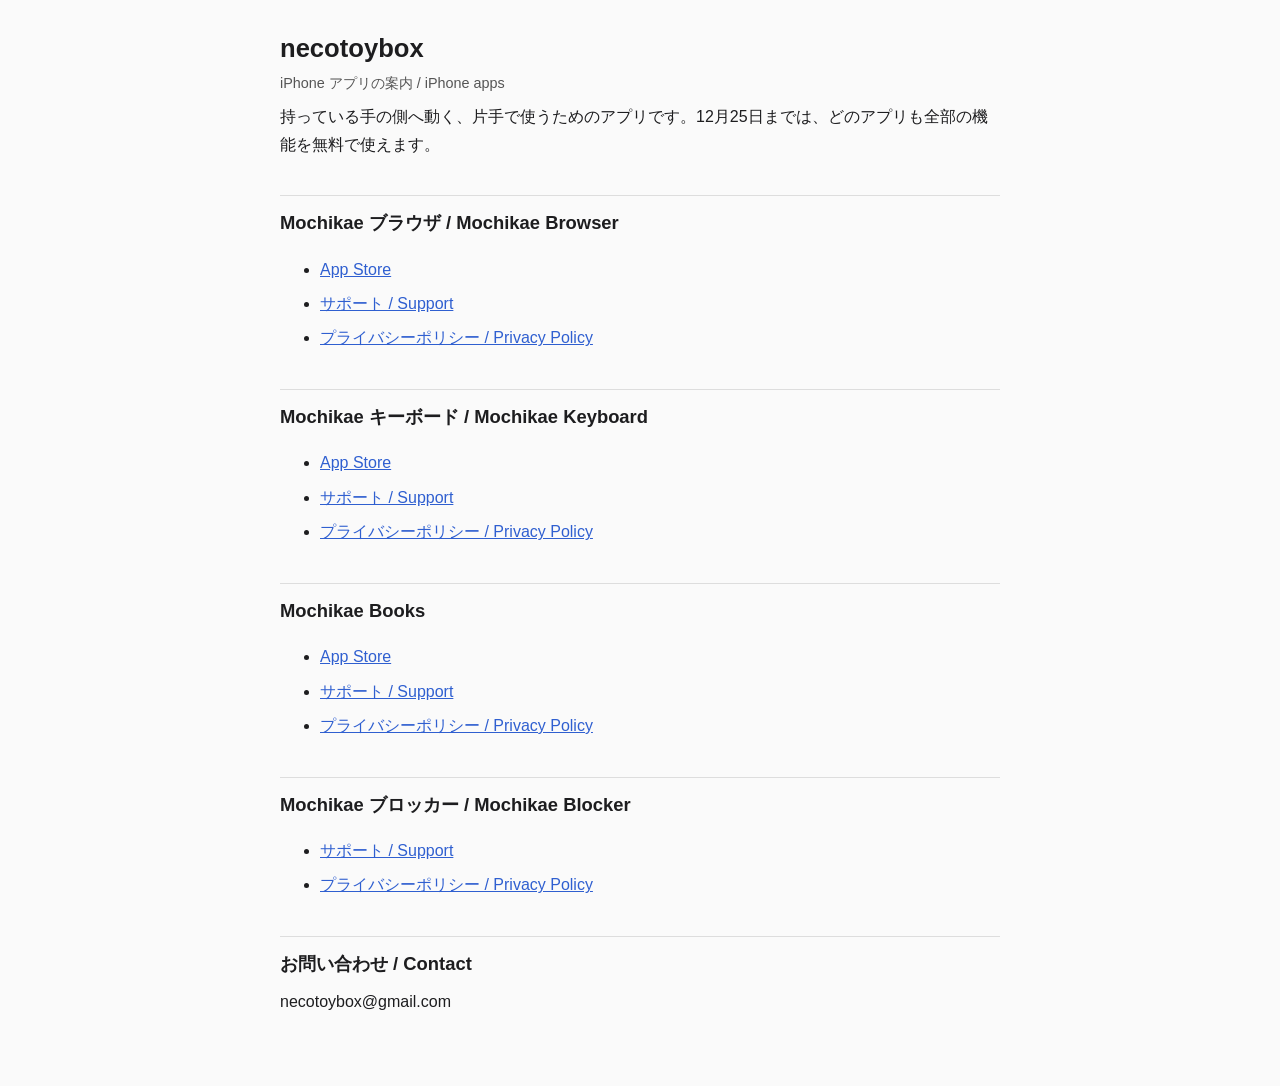
<file: index.html>
<!doctype html>
<html lang="ja"><head><meta charset="utf-8"><meta name="viewport" content="width=device-width,initial-scale=1">
<title>necotoybox</title><link rel="stylesheet" href="style.css"></head>
<body><main>
<h1>necotoybox</h1>
<p class="sub">iPhone アプリの案内 / iPhone apps</p>
<p>持っている手の側へ動く、片手で使うためのアプリです。12月25日までは、どのアプリも全部の機能を無料で使えます。</p>
<h2>Mochikae ブラウザ / Mochikae Browser</h2>
<ul>
<li><a href="https://apps.apple.com/jp/app/id6834053652">App Store</a></li>
<li><a href="duo-browser/support.html">サポート / Support</a></li>
<li><a href="duo-browser/privacy.html">プライバシーポリシー / Privacy Policy</a></li>
</ul>
<h2>Mochikae キーボード / Mochikae Keyboard</h2>
<ul>
<li><a href="https://apps.apple.com/jp/app/id6835577861">App Store</a></li>
<li><a href="duo-keyboard/support.html">サポート / Support</a></li>
<li><a href="duo-keyboard/privacy.html">プライバシーポリシー / Privacy Policy</a></li>
</ul>
<h2>Mochikae Books</h2>
<ul>
<li><a href="https://apps.apple.com/jp/app/id6837262487">App Store</a></li>
<li><a href="duo-books/support.html">サポート / Support</a></li>
<li><a href="duo-books/privacy.html">プライバシーポリシー / Privacy Policy</a></li>
</ul>
<h2>Mochikae ブロッカー / Mochikae Blocker</h2>
<ul>
<li><a href="mochikae-blocker/support.html">サポート / Support</a></li>
<li><a href="mochikae-blocker/privacy.html">プライバシーポリシー / Privacy Policy</a></li>
</ul>
<h2>お問い合わせ / Contact</h2>
<p>necotoybox@gmail.com</p>
</main></body></html>
</file>
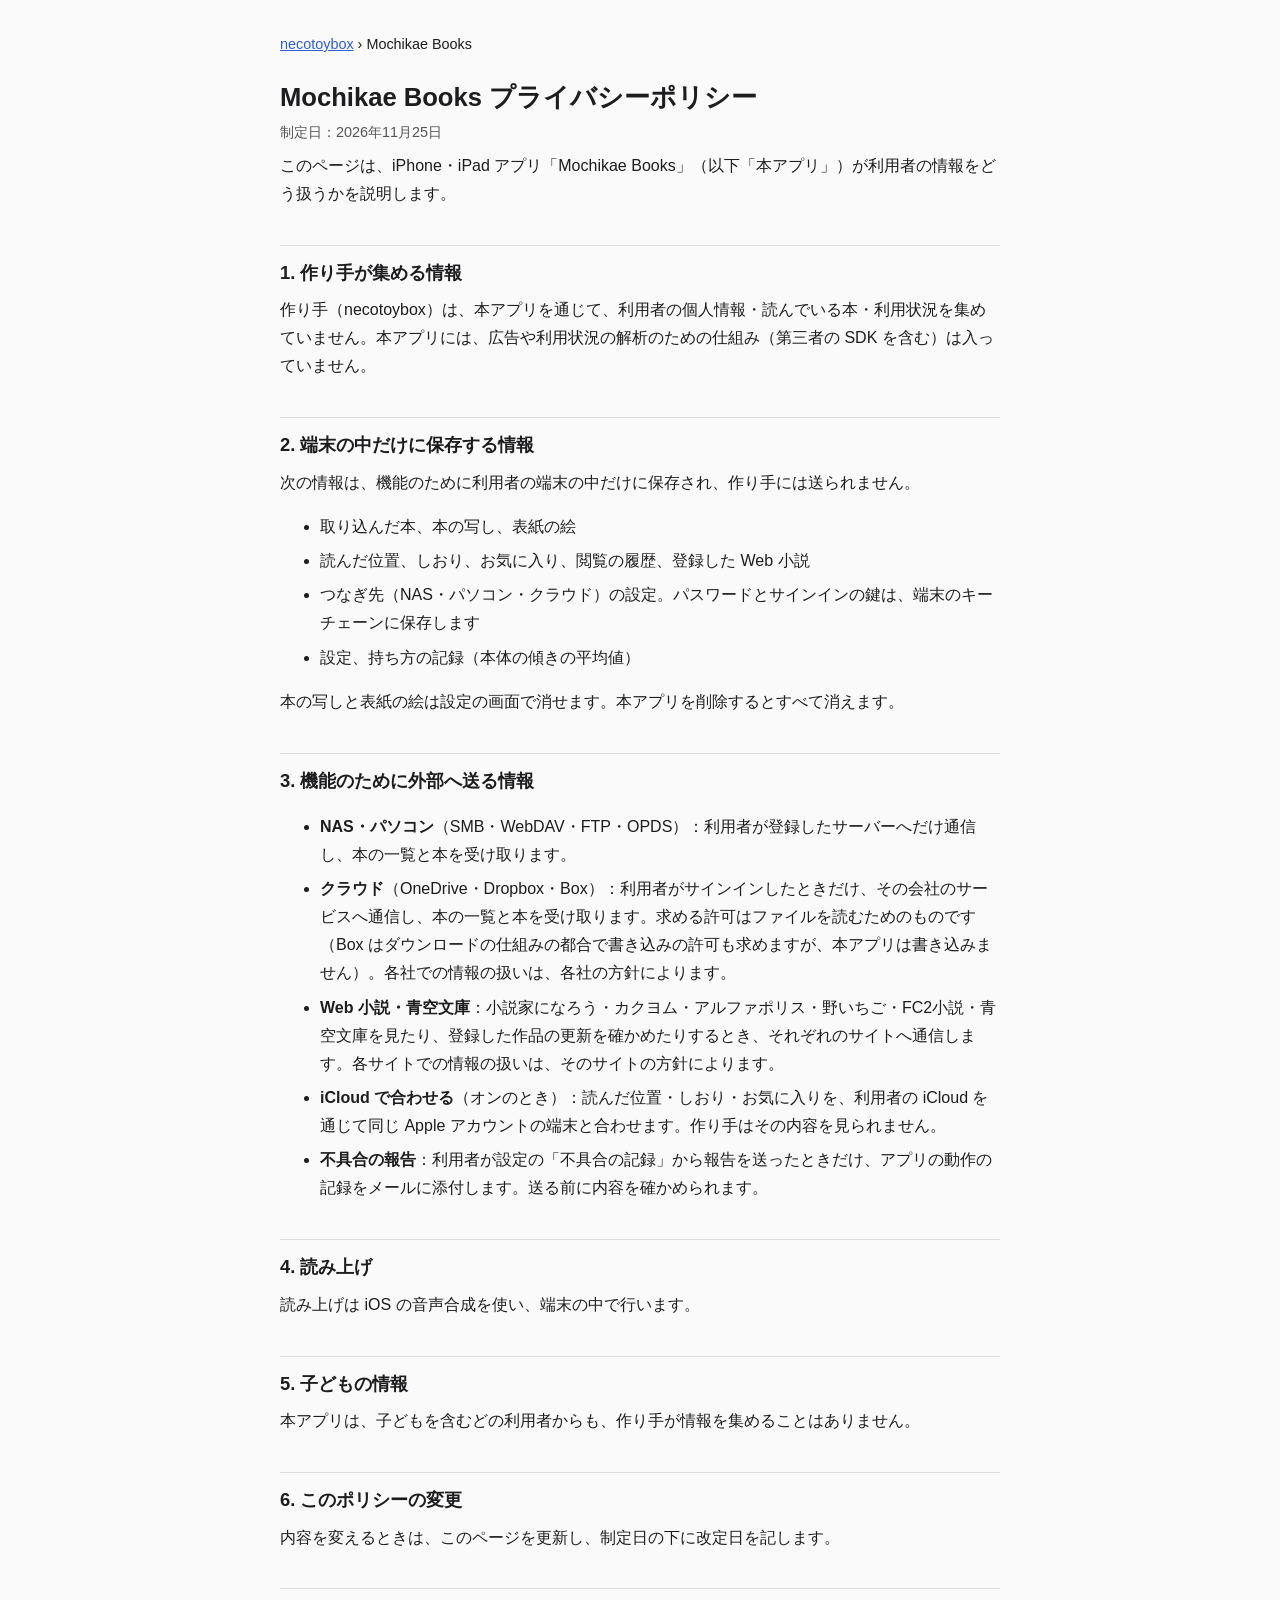
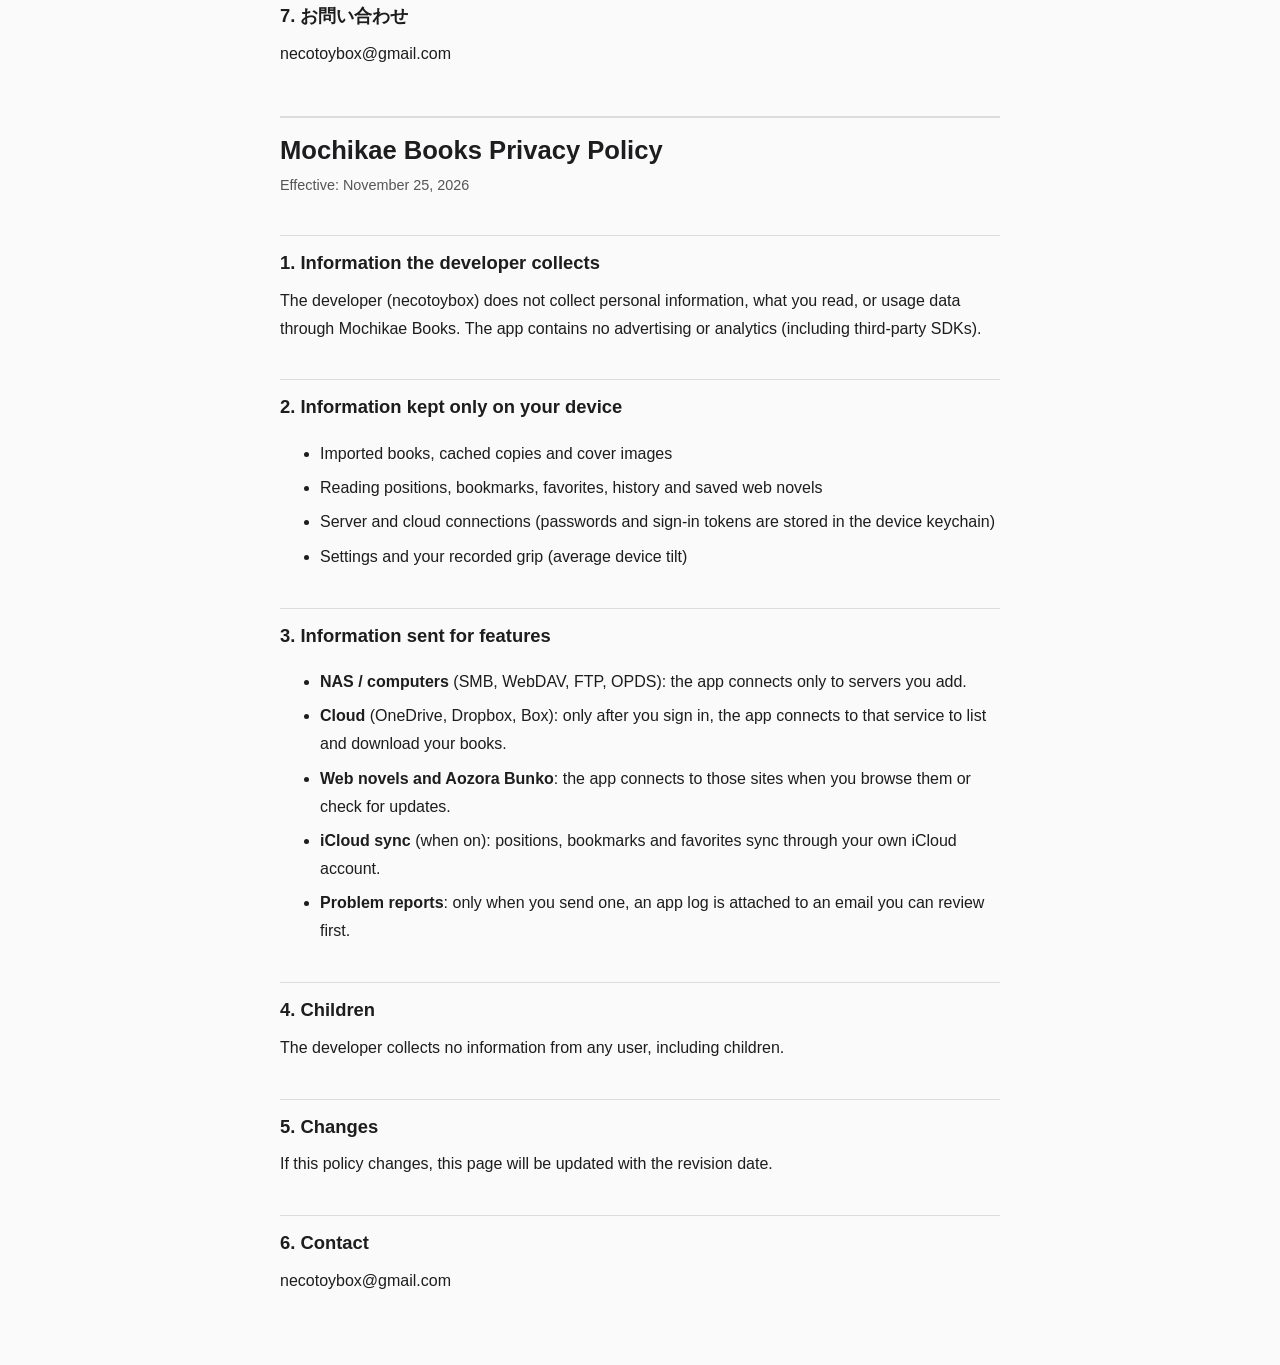
<file: duo-books/privacy.html>
<!doctype html>
<html lang="ja"><head><meta charset="utf-8"><meta name="viewport" content="width=device-width,initial-scale=1">
<title>Mochikae Books プライバシーポリシー</title><link rel="stylesheet" href="../style.css"></head>
<body><main>
<nav><a href="../index.html">necotoybox</a> › Mochikae Books</nav>
<h1>Mochikae Books プライバシーポリシー</h1>
<p class="sub">制定日：2026年11月25日</p>

<p>このページは、iPhone・iPad アプリ「Mochikae Books」（以下「本アプリ」）が利用者の情報をどう扱うかを説明します。</p>

<h2>1. 作り手が集める情報</h2>
<p>作り手（necotoybox）は、本アプリを通じて、利用者の個人情報・読んでいる本・利用状況を集めていません。本アプリには、広告や利用状況の解析のための仕組み（第三者の SDK を含む）は入っていません。</p>

<h2>2. 端末の中だけに保存する情報</h2>
<p>次の情報は、機能のために利用者の端末の中だけに保存され、作り手には送られません。</p>
<ul>
<li>取り込んだ本、本の写し、表紙の絵</li>
<li>読んだ位置、しおり、お気に入り、閲覧の履歴、登録した Web 小説</li>
<li>つなぎ先（NAS・パソコン・クラウド）の設定。パスワードとサインインの鍵は、端末のキーチェーンに保存します</li>
<li>設定、持ち方の記録（本体の傾きの平均値）</li>
</ul>
<p>本の写しと表紙の絵は設定の画面で消せます。本アプリを削除するとすべて消えます。</p>

<h2>3. 機能のために外部へ送る情報</h2>
<ul>
<li><b>NAS・パソコン</b>（SMB・WebDAV・FTP・OPDS）：利用者が登録したサーバーへだけ通信し、本の一覧と本を受け取ります。</li>
<li><b>クラウド</b>（OneDrive・Dropbox・Box）：利用者がサインインしたときだけ、その会社のサービスへ通信し、本の一覧と本を受け取ります。求める許可はファイルを読むためのものです（Box はダウンロードの仕組みの都合で書き込みの許可も求めますが、本アプリは書き込みません）。各社での情報の扱いは、各社の方針によります。</li>
<li><b>Web 小説・青空文庫</b>：小説家になろう・カクヨム・アルファポリス・野いちご・FC2小説・青空文庫を見たり、登録した作品の更新を確かめたりするとき、それぞれのサイトへ通信します。各サイトでの情報の扱いは、そのサイトの方針によります。</li>
<li><b>iCloud で合わせる</b>（オンのとき）：読んだ位置・しおり・お気に入りを、利用者の iCloud を通じて同じ Apple アカウントの端末と合わせます。作り手はその内容を見られません。</li>
<li><b>不具合の報告</b>：利用者が設定の「不具合の記録」から報告を送ったときだけ、アプリの動作の記録をメールに添付します。送る前に内容を確かめられます。</li>
</ul>

<h2>4. 読み上げ</h2>
<p>読み上げは iOS の音声合成を使い、端末の中で行います。</p>

<h2>5. 子どもの情報</h2>
<p>本アプリは、子どもを含むどの利用者からも、作り手が情報を集めることはありません。</p>

<h2>6. このポリシーの変更</h2>
<p>内容を変えるときは、このページを更新し、制定日の下に改定日を記します。</p>

<h2>7. お問い合わせ</h2>
<p>necotoybox@gmail.com</p>

<div class="lang" lang="en">
<h1>Mochikae Books Privacy Policy</h1>
<p class="sub">Effective: November 25, 2026</p>
<h2>1. Information the developer collects</h2>
<p>The developer (necotoybox) does not collect personal information, what you read, or usage data through Mochikae Books. The app contains no advertising or analytics (including third-party SDKs).</p>
<h2>2. Information kept only on your device</h2>
<ul>
<li>Imported books, cached copies and cover images</li>
<li>Reading positions, bookmarks, favorites, history and saved web novels</li>
<li>Server and cloud connections (passwords and sign-in tokens are stored in the device keychain)</li>
<li>Settings and your recorded grip (average device tilt)</li>
</ul>
<h2>3. Information sent for features</h2>
<ul>
<li><b>NAS / computers</b> (SMB, WebDAV, FTP, OPDS): the app connects only to servers you add.</li>
<li><b>Cloud</b> (OneDrive, Dropbox, Box): only after you sign in, the app connects to that service to list and download your books.</li>
<li><b>Web novels and Aozora Bunko</b>: the app connects to those sites when you browse them or check for updates.</li>
<li><b>iCloud sync</b> (when on): positions, bookmarks and favorites sync through your own iCloud account.</li>
<li><b>Problem reports</b>: only when you send one, an app log is attached to an email you can review first.</li>
</ul>
<h2>4. Children</h2>
<p>The developer collects no information from any user, including children.</p>
<h2>5. Changes</h2>
<p>If this policy changes, this page will be updated with the revision date.</p>
<h2>6. Contact</h2>
<p>necotoybox@gmail.com</p>
</div>
</main></body></html>
</file>
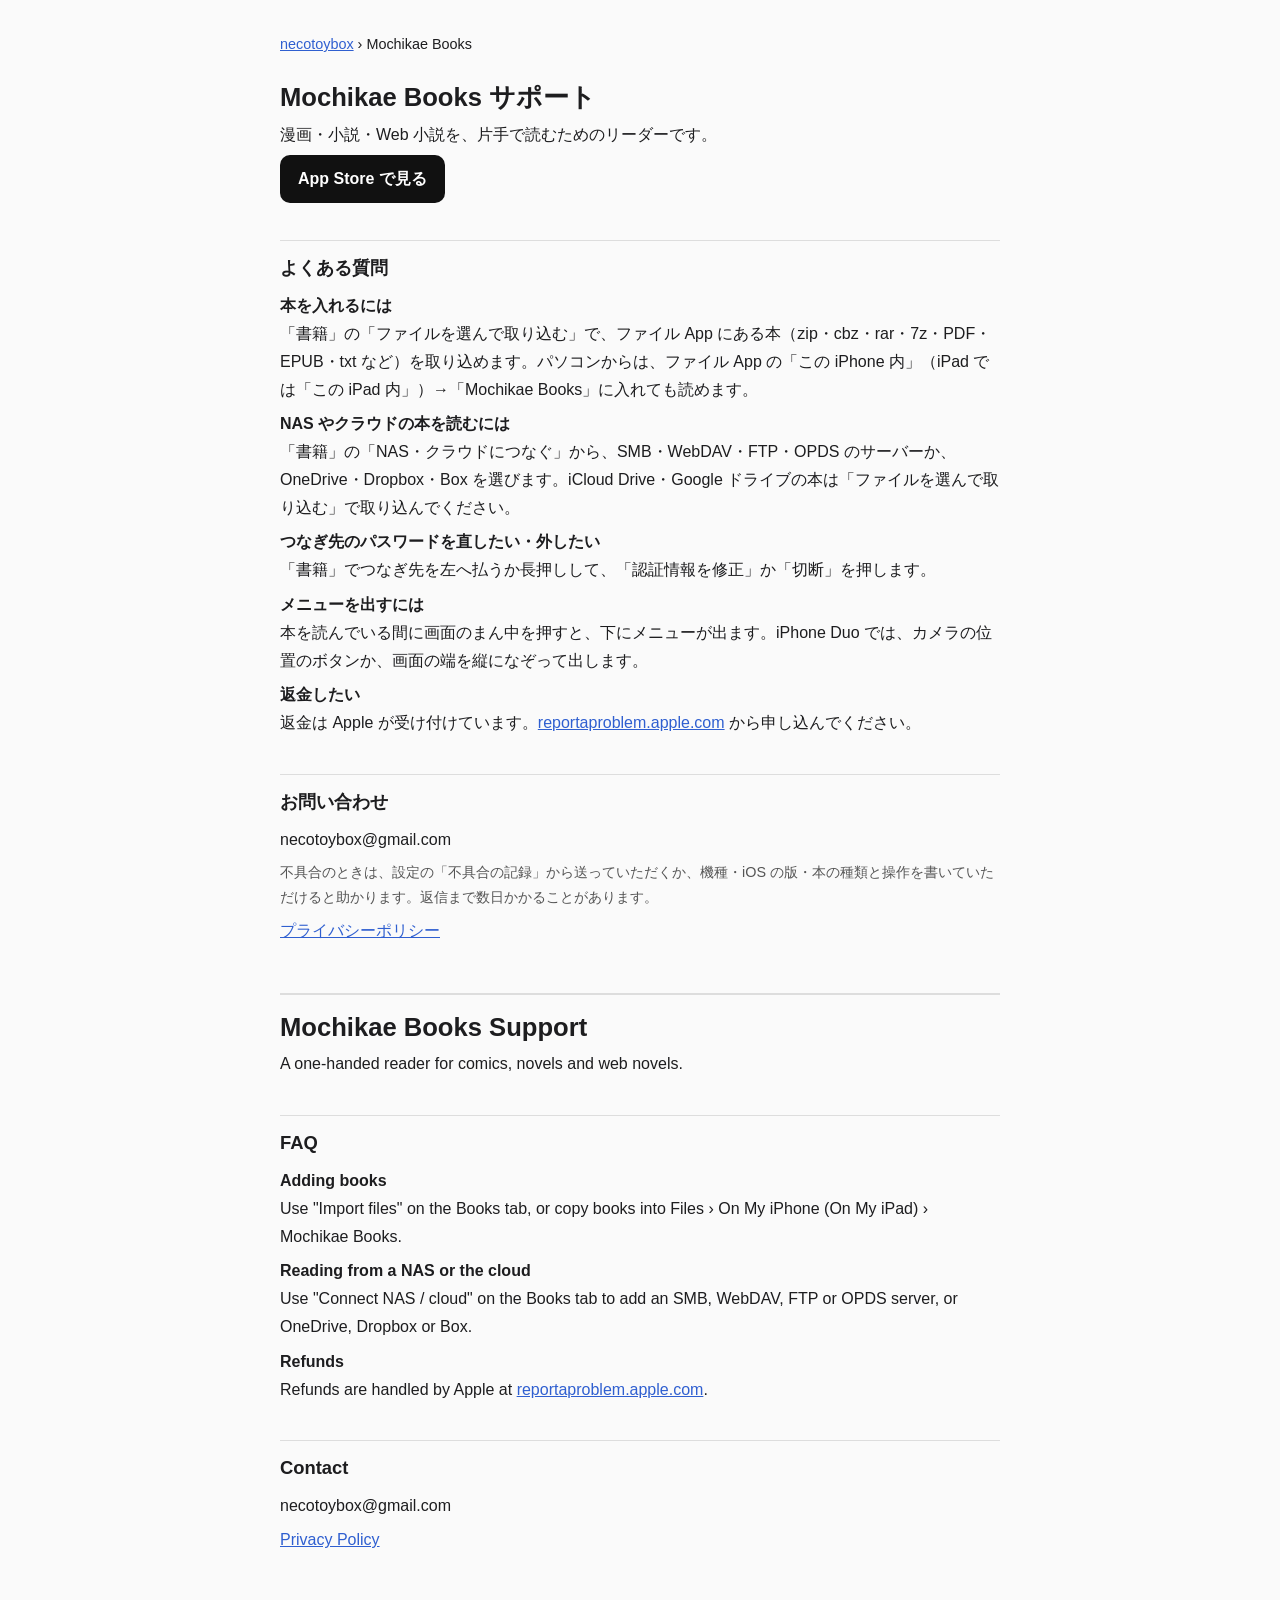
<file: duo-books/support.html>
<!doctype html>
<html lang="ja"><head><meta charset="utf-8"><meta name="viewport" content="width=device-width,initial-scale=1">
<title>Mochikae Books サポート</title><link rel="stylesheet" href="../style.css"></head>
<body><main>
<nav><a href="../index.html">necotoybox</a> › Mochikae Books</nav>
<h1>Mochikae Books サポート</h1>
<p>漫画・小説・Web 小説を、片手で読むためのリーダーです。</p>
<p class="badges"><a class="store" href="https://apps.apple.com/jp/app/id6837262487">App Store で見る</a></p>

<h2>よくある質問</h2>
<p><b>本を入れるには</b><br>「書籍」の「ファイルを選んで取り込む」で、ファイル App にある本（zip・cbz・rar・7z・PDF・EPUB・txt など）を取り込めます。パソコンからは、ファイル App の「この iPhone 内」（iPad では「この iPad 内」）→「Mochikae Books」に入れても読めます。</p>
<p><b>NAS やクラウドの本を読むには</b><br>「書籍」の「NAS・クラウドにつなぐ」から、SMB・WebDAV・FTP・OPDS のサーバーか、OneDrive・Dropbox・Box を選びます。iCloud Drive・Google ドライブの本は「ファイルを選んで取り込む」で取り込んでください。</p>
<p><b>つなぎ先のパスワードを直したい・外したい</b><br>「書籍」でつなぎ先を左へ払うか長押しして、「認証情報を修正」か「切断」を押します。</p>
<p><b>メニューを出すには</b><br>本を読んでいる間に画面のまん中を押すと、下にメニューが出ます。iPhone Duo では、カメラの位置のボタンか、画面の端を縦になぞって出します。</p>
<p><b>返金したい</b><br>返金は Apple が受け付けています。<a href="https://reportaproblem.apple.com/">reportaproblem.apple.com</a> から申し込んでください。</p>

<h2>お問い合わせ</h2>
<p>necotoybox@gmail.com</p>
<p class="sub">不具合のときは、設定の「不具合の記録」から送っていただくか、機種・iOS の版・本の種類と操作を書いていただけると助かります。返信まで数日かかることがあります。</p>

<p><a href="privacy.html">プライバシーポリシー</a></p>

<div class="lang" lang="en">
<h1>Mochikae Books Support</h1>
<p>A one-handed reader for comics, novels and web novels.</p>
<h2>FAQ</h2>
<p><b>Adding books</b><br>Use "Import files" on the Books tab, or copy books into Files › On My iPhone (On My iPad) › Mochikae Books.</p>
<p><b>Reading from a NAS or the cloud</b><br>Use "Connect NAS / cloud" on the Books tab to add an SMB, WebDAV, FTP or OPDS server, or OneDrive, Dropbox or Box.</p>
<p><b>Refunds</b><br>Refunds are handled by Apple at <a href="https://reportaproblem.apple.com/">reportaproblem.apple.com</a>.</p>
<h2>Contact</h2>
<p>necotoybox@gmail.com</p>
<p><a href="privacy.html">Privacy Policy</a></p>
</div>
</main></body></html>
</file>
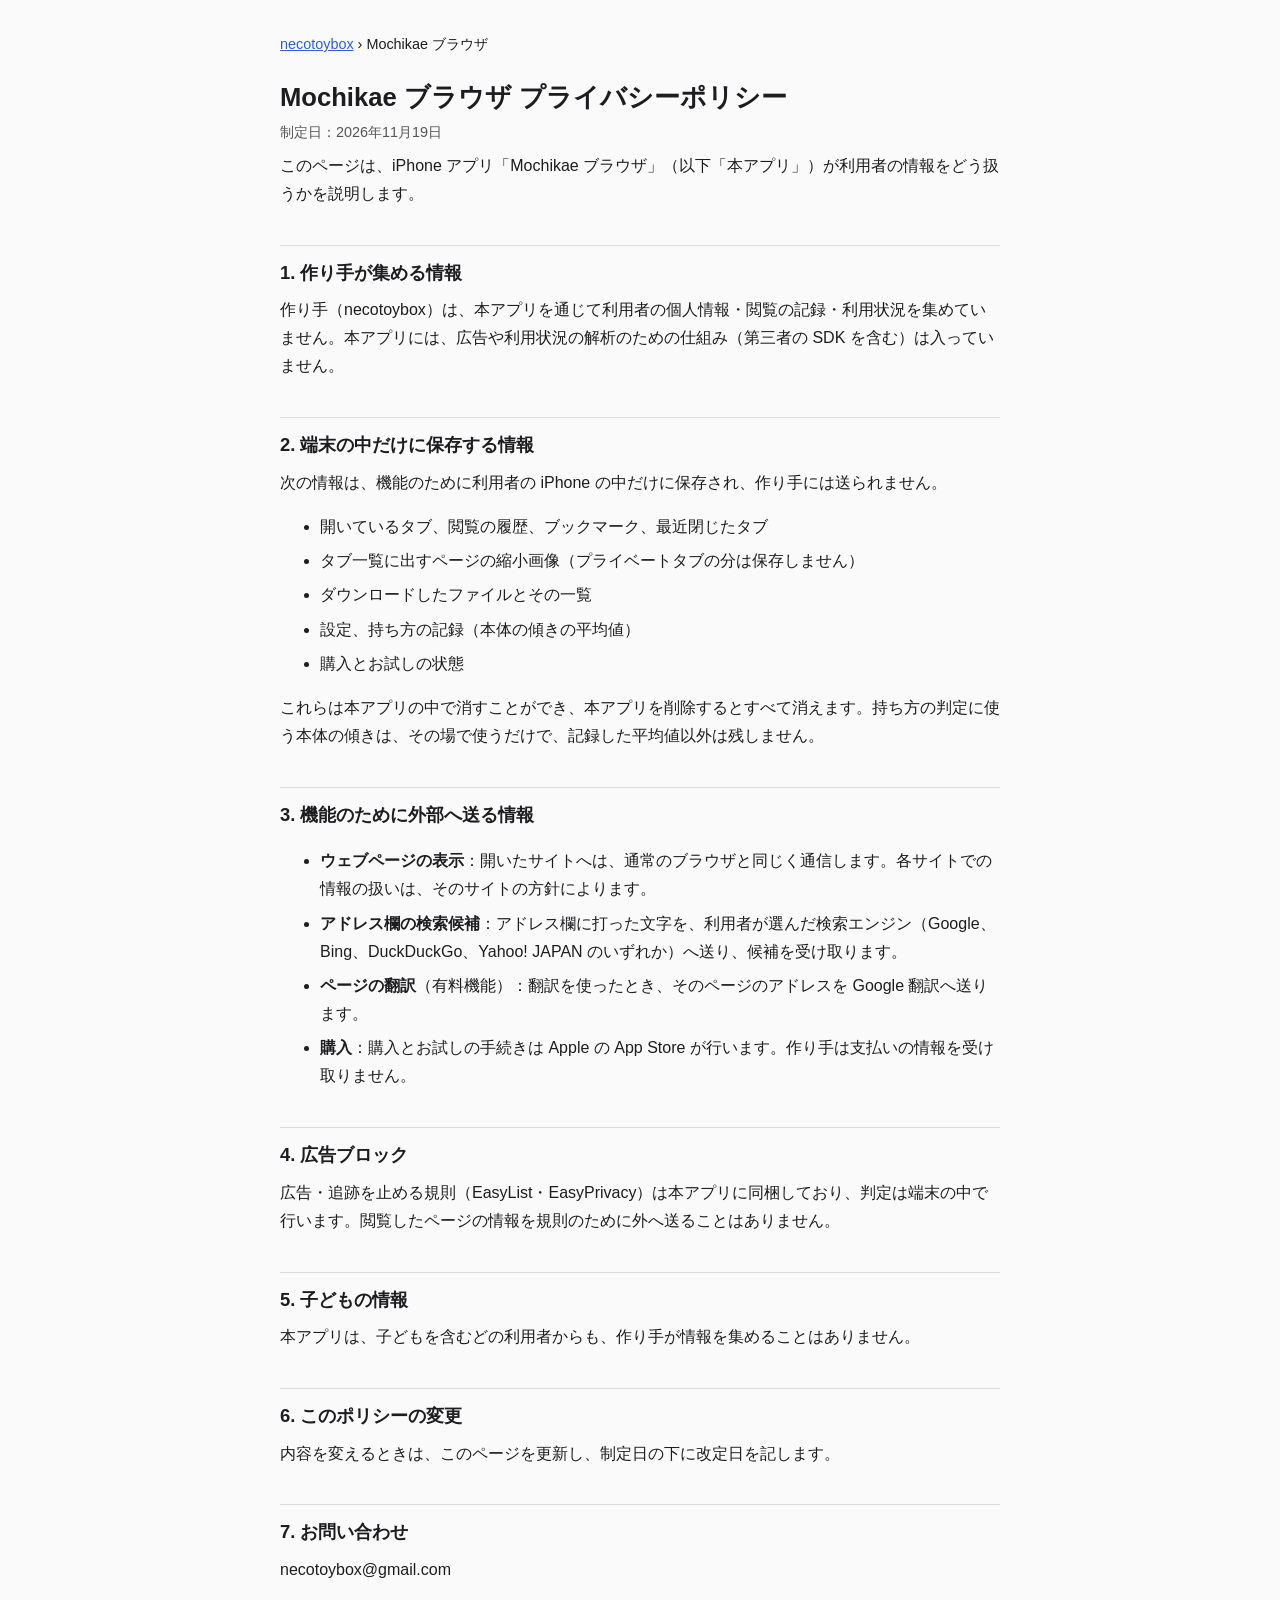
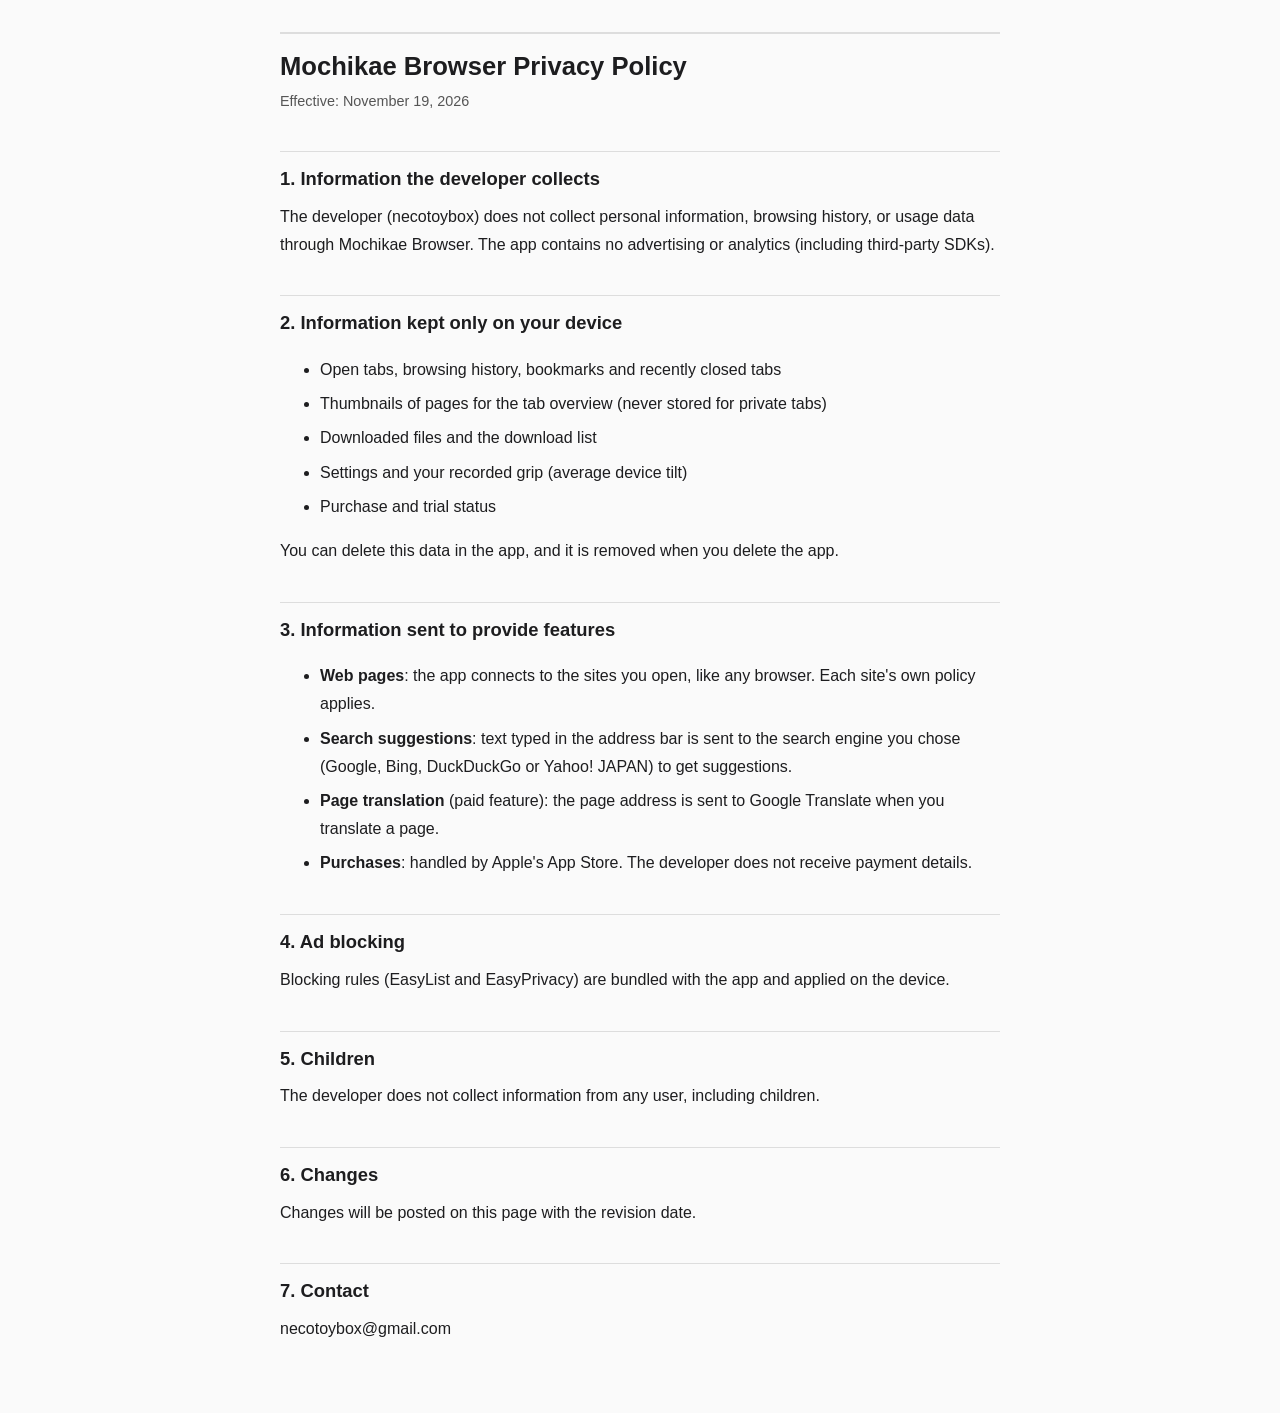
<file: duo-browser/privacy.html>
<!doctype html>
<html lang="ja"><head><meta charset="utf-8"><meta name="viewport" content="width=device-width,initial-scale=1">
<title>Mochikae ブラウザ プライバシーポリシー</title><link rel="stylesheet" href="../style.css"></head>
<body><main>
<nav><a href="../index.html">necotoybox</a> › Mochikae ブラウザ</nav>
<h1>Mochikae ブラウザ プライバシーポリシー</h1>
<p class="sub">制定日：2026年11月19日</p>

<p>このページは、iPhone アプリ「Mochikae ブラウザ」（以下「本アプリ」）が利用者の情報をどう扱うかを説明します。</p>

<h2>1. 作り手が集める情報</h2>
<p>作り手（necotoybox）は、本アプリを通じて利用者の個人情報・閲覧の記録・利用状況を集めていません。本アプリには、広告や利用状況の解析のための仕組み（第三者の SDK を含む）は入っていません。</p>

<h2>2. 端末の中だけに保存する情報</h2>
<p>次の情報は、機能のために利用者の iPhone の中だけに保存され、作り手には送られません。</p>
<ul>
<li>開いているタブ、閲覧の履歴、ブックマーク、最近閉じたタブ</li>
<li>タブ一覧に出すページの縮小画像（プライベートタブの分は保存しません）</li>
<li>ダウンロードしたファイルとその一覧</li>
<li>設定、持ち方の記録（本体の傾きの平均値）</li>
<li>購入とお試しの状態</li>
</ul>
<p>これらは本アプリの中で消すことができ、本アプリを削除するとすべて消えます。持ち方の判定に使う本体の傾きは、その場で使うだけで、記録した平均値以外は残しません。</p>

<h2>3. 機能のために外部へ送る情報</h2>
<ul>
<li><b>ウェブページの表示</b>：開いたサイトへは、通常のブラウザと同じく通信します。各サイトでの情報の扱いは、そのサイトの方針によります。</li>
<li><b>アドレス欄の検索候補</b>：アドレス欄に打った文字を、利用者が選んだ検索エンジン（Google、Bing、DuckDuckGo、Yahoo! JAPAN のいずれか）へ送り、候補を受け取ります。</li>
<li><b>ページの翻訳</b>（有料機能）：翻訳を使ったとき、そのページのアドレスを Google 翻訳へ送ります。</li>
<li><b>購入</b>：購入とお試しの手続きは Apple の App Store が行います。作り手は支払いの情報を受け取りません。</li>
</ul>

<h2>4. 広告ブロック</h2>
<p>広告・追跡を止める規則（EasyList・EasyPrivacy）は本アプリに同梱しており、判定は端末の中で行います。閲覧したページの情報を規則のために外へ送ることはありません。</p>

<h2>5. 子どもの情報</h2>
<p>本アプリは、子どもを含むどの利用者からも、作り手が情報を集めることはありません。</p>

<h2>6. このポリシーの変更</h2>
<p>内容を変えるときは、このページを更新し、制定日の下に改定日を記します。</p>

<h2>7. お問い合わせ</h2>
<p>necotoybox@gmail.com</p>

<div class="lang" lang="en">
<h1>Mochikae Browser Privacy Policy</h1>
<p class="sub">Effective: November 19, 2026</p>
<h2>1. Information the developer collects</h2>
<p>The developer (necotoybox) does not collect personal information, browsing history, or usage data through Mochikae Browser. The app contains no advertising or analytics (including third-party SDKs).</p>
<h2>2. Information kept only on your device</h2>
<ul>
<li>Open tabs, browsing history, bookmarks and recently closed tabs</li>
<li>Thumbnails of pages for the tab overview (never stored for private tabs)</li>
<li>Downloaded files and the download list</li>
<li>Settings and your recorded grip (average device tilt)</li>
<li>Purchase and trial status</li>
</ul>
<p>You can delete this data in the app, and it is removed when you delete the app.</p>
<h2>3. Information sent to provide features</h2>
<ul>
<li><b>Web pages</b>: the app connects to the sites you open, like any browser. Each site's own policy applies.</li>
<li><b>Search suggestions</b>: text typed in the address bar is sent to the search engine you chose (Google, Bing, DuckDuckGo or Yahoo! JAPAN) to get suggestions.</li>
<li><b>Page translation</b> (paid feature): the page address is sent to Google Translate when you translate a page.</li>
<li><b>Purchases</b>: handled by Apple's App Store. The developer does not receive payment details.</li>
</ul>
<h2>4. Ad blocking</h2>
<p>Blocking rules (EasyList and EasyPrivacy) are bundled with the app and applied on the device.</p>
<h2>5. Children</h2>
<p>The developer does not collect information from any user, including children.</p>
<h2>6. Changes</h2>
<p>Changes will be posted on this page with the revision date.</p>
<h2>7. Contact</h2>
<p>necotoybox@gmail.com</p>
</div>
</main></body></html>
</file>
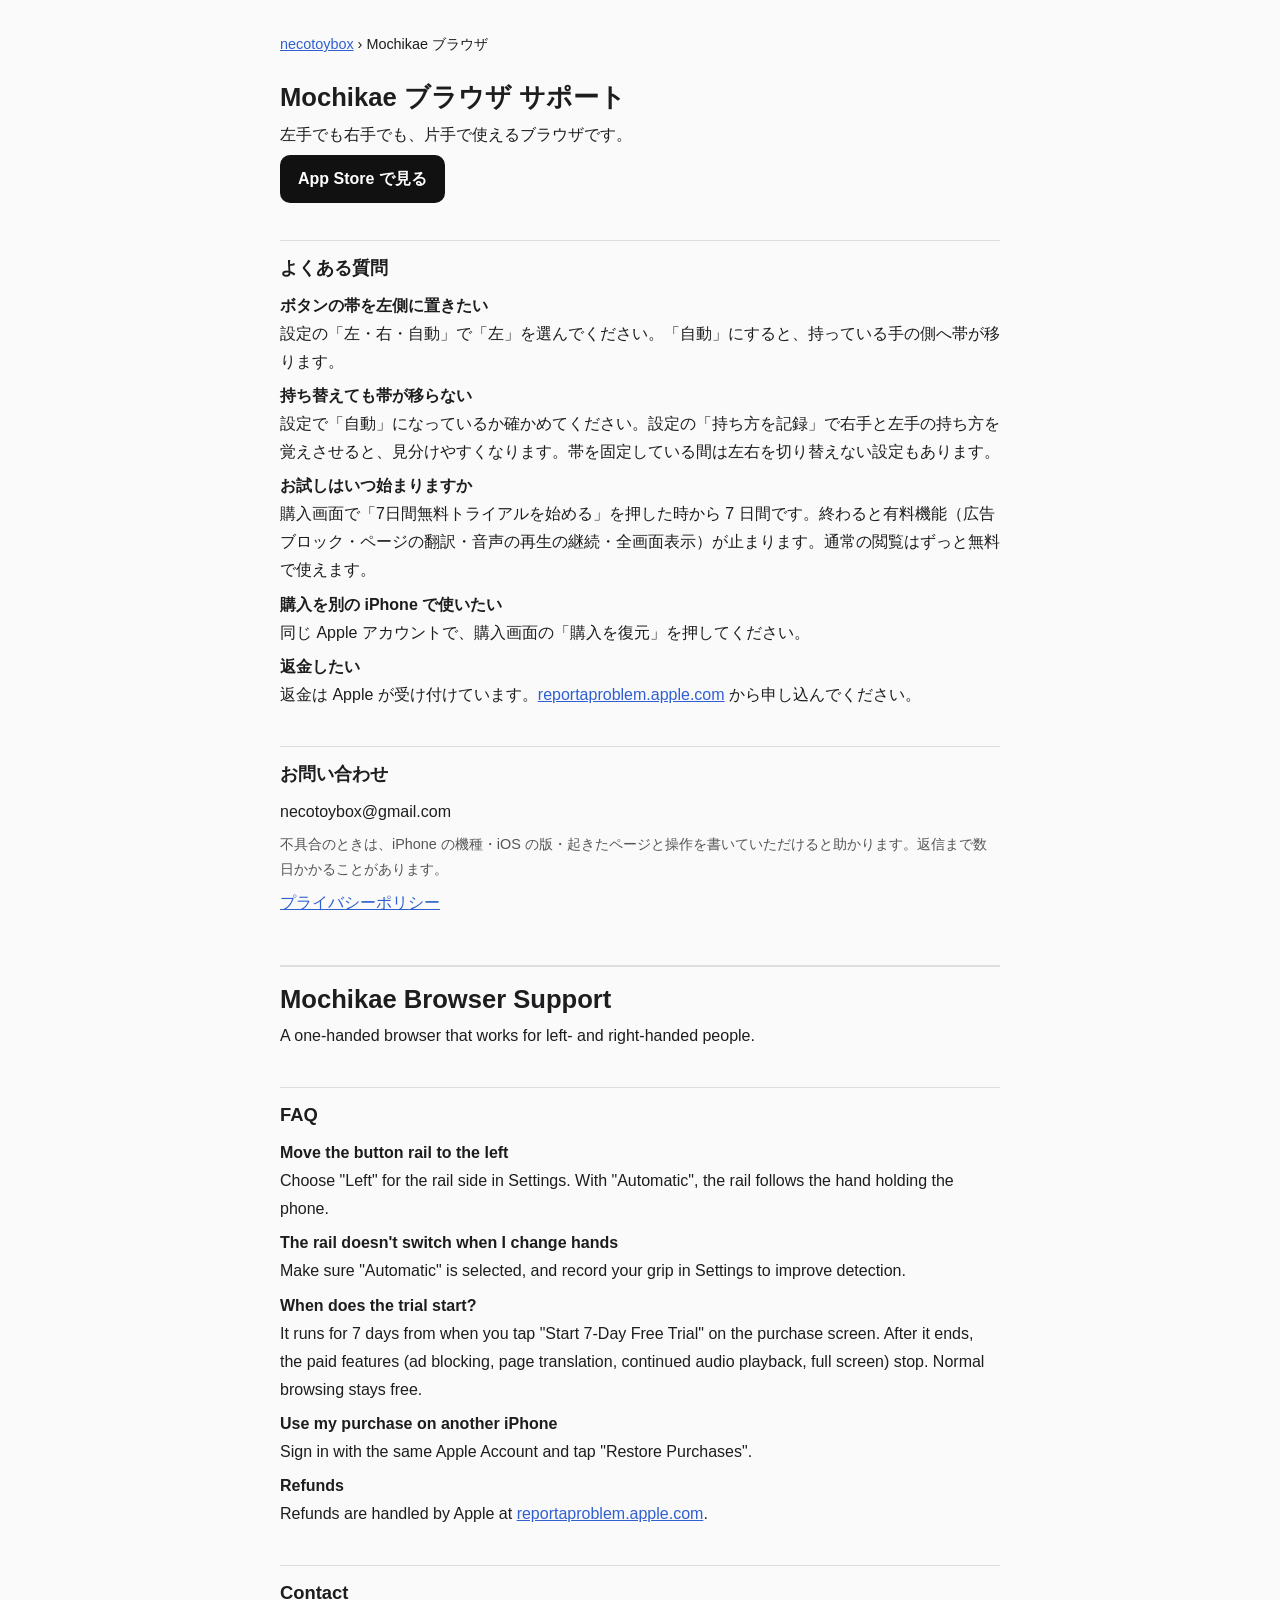
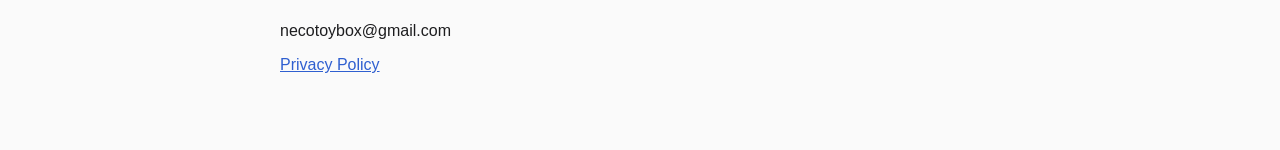
<file: duo-browser/support.html>
<!doctype html>
<html lang="ja"><head><meta charset="utf-8"><meta name="viewport" content="width=device-width,initial-scale=1">
<title>Mochikae ブラウザ サポート</title><link rel="stylesheet" href="../style.css"></head>
<body><main>
<nav><a href="../index.html">necotoybox</a> › Mochikae ブラウザ</nav>
<h1>Mochikae ブラウザ サポート</h1>
<p>左手でも右手でも、片手で使えるブラウザです。</p>
<p class="badges"><a class="store" href="https://apps.apple.com/jp/app/id6834053652">App Store で見る</a></p>

<h2>よくある質問</h2>
<p><b>ボタンの帯を左側に置きたい</b><br>設定の「左・右・自動」で「左」を選んでください。「自動」にすると、持っている手の側へ帯が移ります。</p>
<p><b>持ち替えても帯が移らない</b><br>設定で「自動」になっているか確かめてください。設定の「持ち方を記録」で右手と左手の持ち方を覚えさせると、見分けやすくなります。帯を固定している間は左右を切り替えない設定もあります。</p>
<p><b>お試しはいつ始まりますか</b><br>購入画面で「7日間無料トライアルを始める」を押した時から 7 日間です。終わると有料機能（広告ブロック・ページの翻訳・音声の再生の継続・全画面表示）が止まります。通常の閲覧はずっと無料で使えます。</p>
<p><b>購入を別の iPhone で使いたい</b><br>同じ Apple アカウントで、購入画面の「購入を復元」を押してください。</p>
<p><b>返金したい</b><br>返金は Apple が受け付けています。<a href="https://reportaproblem.apple.com/">reportaproblem.apple.com</a> から申し込んでください。</p>

<h2>お問い合わせ</h2>
<p>necotoybox@gmail.com</p>
<p class="sub">不具合のときは、iPhone の機種・iOS の版・起きたページと操作を書いていただけると助かります。返信まで数日かかることがあります。</p>

<p><a href="privacy.html">プライバシーポリシー</a></p>

<div class="lang" lang="en">
<h1>Mochikae Browser Support</h1>
<p>A one-handed browser that works for left- and right-handed people.</p>
<h2>FAQ</h2>
<p><b>Move the button rail to the left</b><br>Choose "Left" for the rail side in Settings. With "Automatic", the rail follows the hand holding the phone.</p>
<p><b>The rail doesn't switch when I change hands</b><br>Make sure "Automatic" is selected, and record your grip in Settings to improve detection.</p>
<p><b>When does the trial start?</b><br>It runs for 7 days from when you tap "Start 7-Day Free Trial" on the purchase screen. After it ends, the paid features (ad blocking, page translation, continued audio playback, full screen) stop. Normal browsing stays free.</p>
<p><b>Use my purchase on another iPhone</b><br>Sign in with the same Apple Account and tap "Restore Purchases".</p>
<p><b>Refunds</b><br>Refunds are handled by Apple at <a href="https://reportaproblem.apple.com/">reportaproblem.apple.com</a>.</p>
<h2>Contact</h2>
<p>necotoybox@gmail.com</p>
<p><a href="privacy.html">Privacy Policy</a></p>
</div>
</main></body></html>
</file>
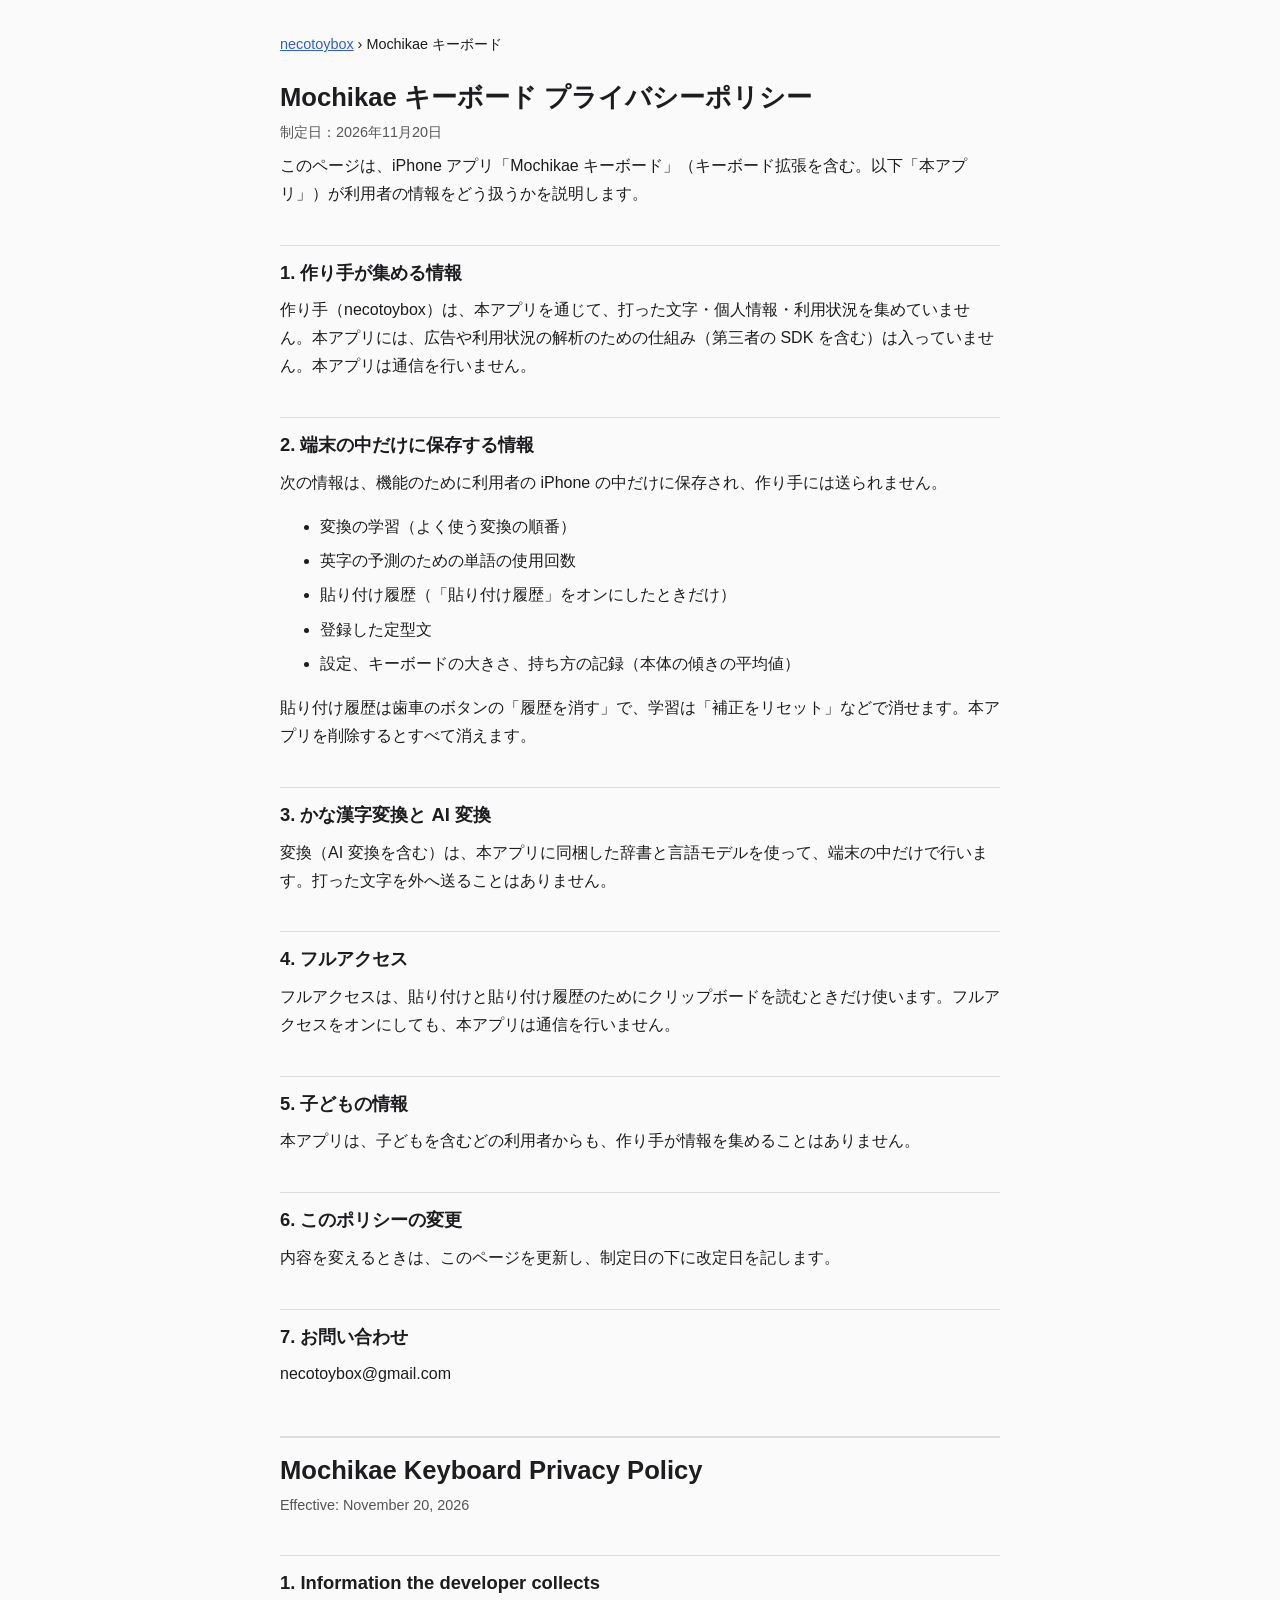
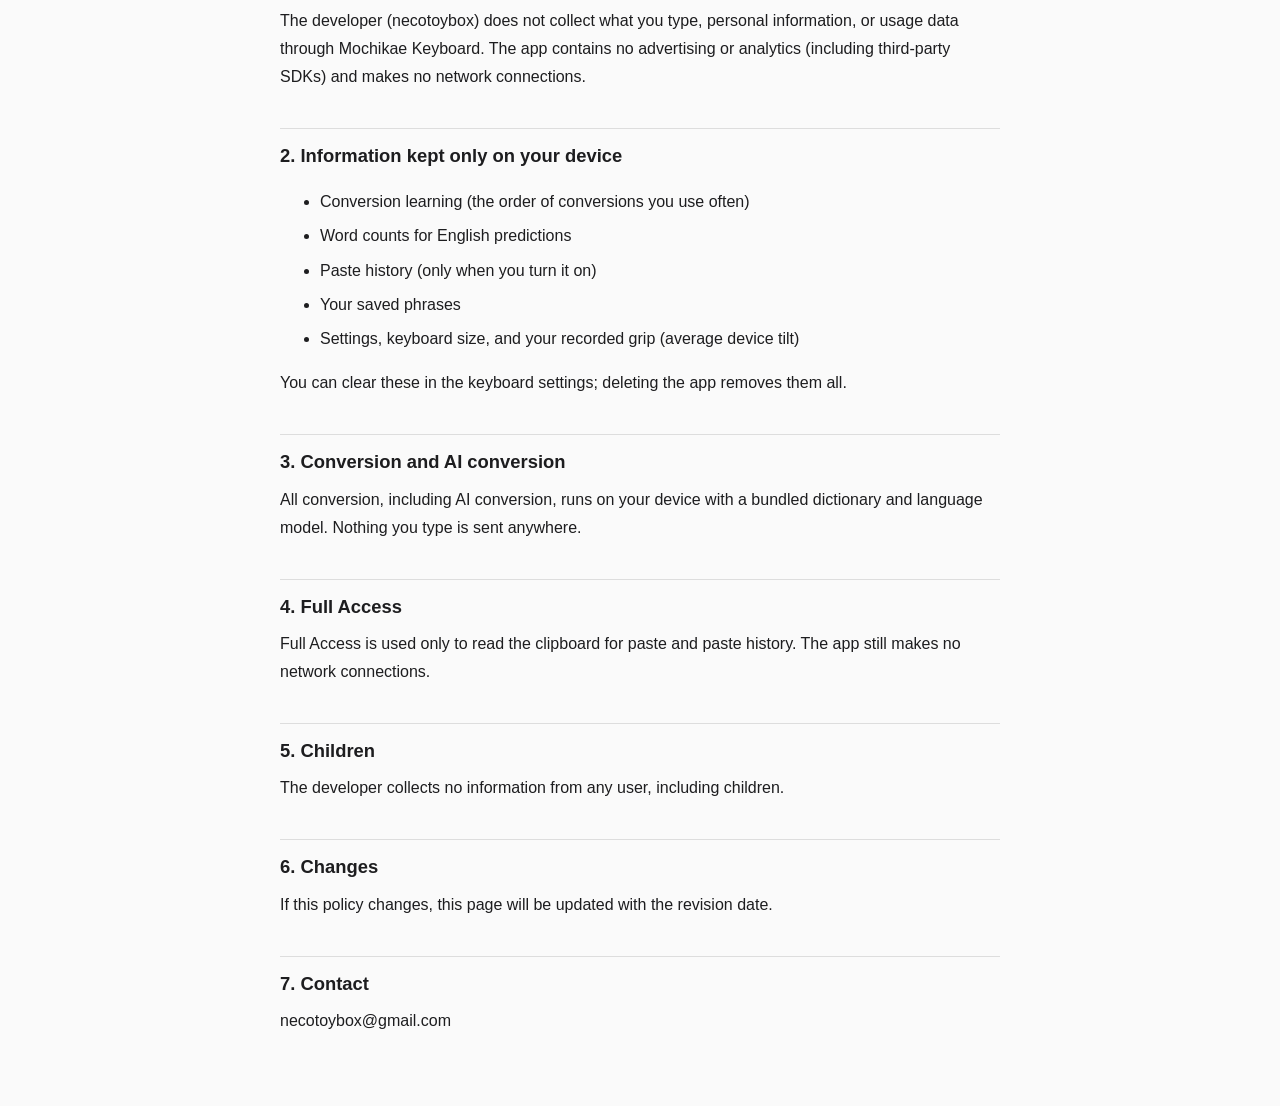
<file: duo-keyboard/privacy.html>
<!doctype html>
<html lang="ja"><head><meta charset="utf-8"><meta name="viewport" content="width=device-width,initial-scale=1">
<title>Mochikae キーボード プライバシーポリシー</title><link rel="stylesheet" href="../style.css"></head>
<body><main>
<nav><a href="../index.html">necotoybox</a> › Mochikae キーボード</nav>
<h1>Mochikae キーボード プライバシーポリシー</h1>
<p class="sub">制定日：2026年11月20日</p>

<p>このページは、iPhone アプリ「Mochikae キーボード」（キーボード拡張を含む。以下「本アプリ」）が利用者の情報をどう扱うかを説明します。</p>

<h2>1. 作り手が集める情報</h2>
<p>作り手（necotoybox）は、本アプリを通じて、打った文字・個人情報・利用状況を集めていません。本アプリには、広告や利用状況の解析のための仕組み（第三者の SDK を含む）は入っていません。本アプリは通信を行いません。</p>

<h2>2. 端末の中だけに保存する情報</h2>
<p>次の情報は、機能のために利用者の iPhone の中だけに保存され、作り手には送られません。</p>
<ul>
<li>変換の学習（よく使う変換の順番）</li>
<li>英字の予測のための単語の使用回数</li>
<li>貼り付け履歴（「貼り付け履歴」をオンにしたときだけ）</li>
<li>登録した定型文</li>
<li>設定、キーボードの大きさ、持ち方の記録（本体の傾きの平均値）</li>
</ul>
<p>貼り付け履歴は歯車のボタンの「履歴を消す」で、学習は「補正をリセット」などで消せます。本アプリを削除するとすべて消えます。</p>

<h2>3. かな漢字変換と AI 変換</h2>
<p>変換（AI 変換を含む）は、本アプリに同梱した辞書と言語モデルを使って、端末の中だけで行います。打った文字を外へ送ることはありません。</p>

<h2>4. フルアクセス</h2>
<p>フルアクセスは、貼り付けと貼り付け履歴のためにクリップボードを読むときだけ使います。フルアクセスをオンにしても、本アプリは通信を行いません。</p>

<h2>5. 子どもの情報</h2>
<p>本アプリは、子どもを含むどの利用者からも、作り手が情報を集めることはありません。</p>

<h2>6. このポリシーの変更</h2>
<p>内容を変えるときは、このページを更新し、制定日の下に改定日を記します。</p>

<h2>7. お問い合わせ</h2>
<p>necotoybox@gmail.com</p>

<div class="lang" lang="en">
<h1>Mochikae Keyboard Privacy Policy</h1>
<p class="sub">Effective: November 20, 2026</p>
<h2>1. Information the developer collects</h2>
<p>The developer (necotoybox) does not collect what you type, personal information, or usage data through Mochikae Keyboard. The app contains no advertising or analytics (including third-party SDKs) and makes no network connections.</p>
<h2>2. Information kept only on your device</h2>
<ul>
<li>Conversion learning (the order of conversions you use often)</li>
<li>Word counts for English predictions</li>
<li>Paste history (only when you turn it on)</li>
<li>Your saved phrases</li>
<li>Settings, keyboard size, and your recorded grip (average device tilt)</li>
</ul>
<p>You can clear these in the keyboard settings; deleting the app removes them all.</p>
<h2>3. Conversion and AI conversion</h2>
<p>All conversion, including AI conversion, runs on your device with a bundled dictionary and language model. Nothing you type is sent anywhere.</p>
<h2>4. Full Access</h2>
<p>Full Access is used only to read the clipboard for paste and paste history. The app still makes no network connections.</p>
<h2>5. Children</h2>
<p>The developer collects no information from any user, including children.</p>
<h2>6. Changes</h2>
<p>If this policy changes, this page will be updated with the revision date.</p>
<h2>7. Contact</h2>
<p>necotoybox@gmail.com</p>
</div>
</main></body></html>
</file>
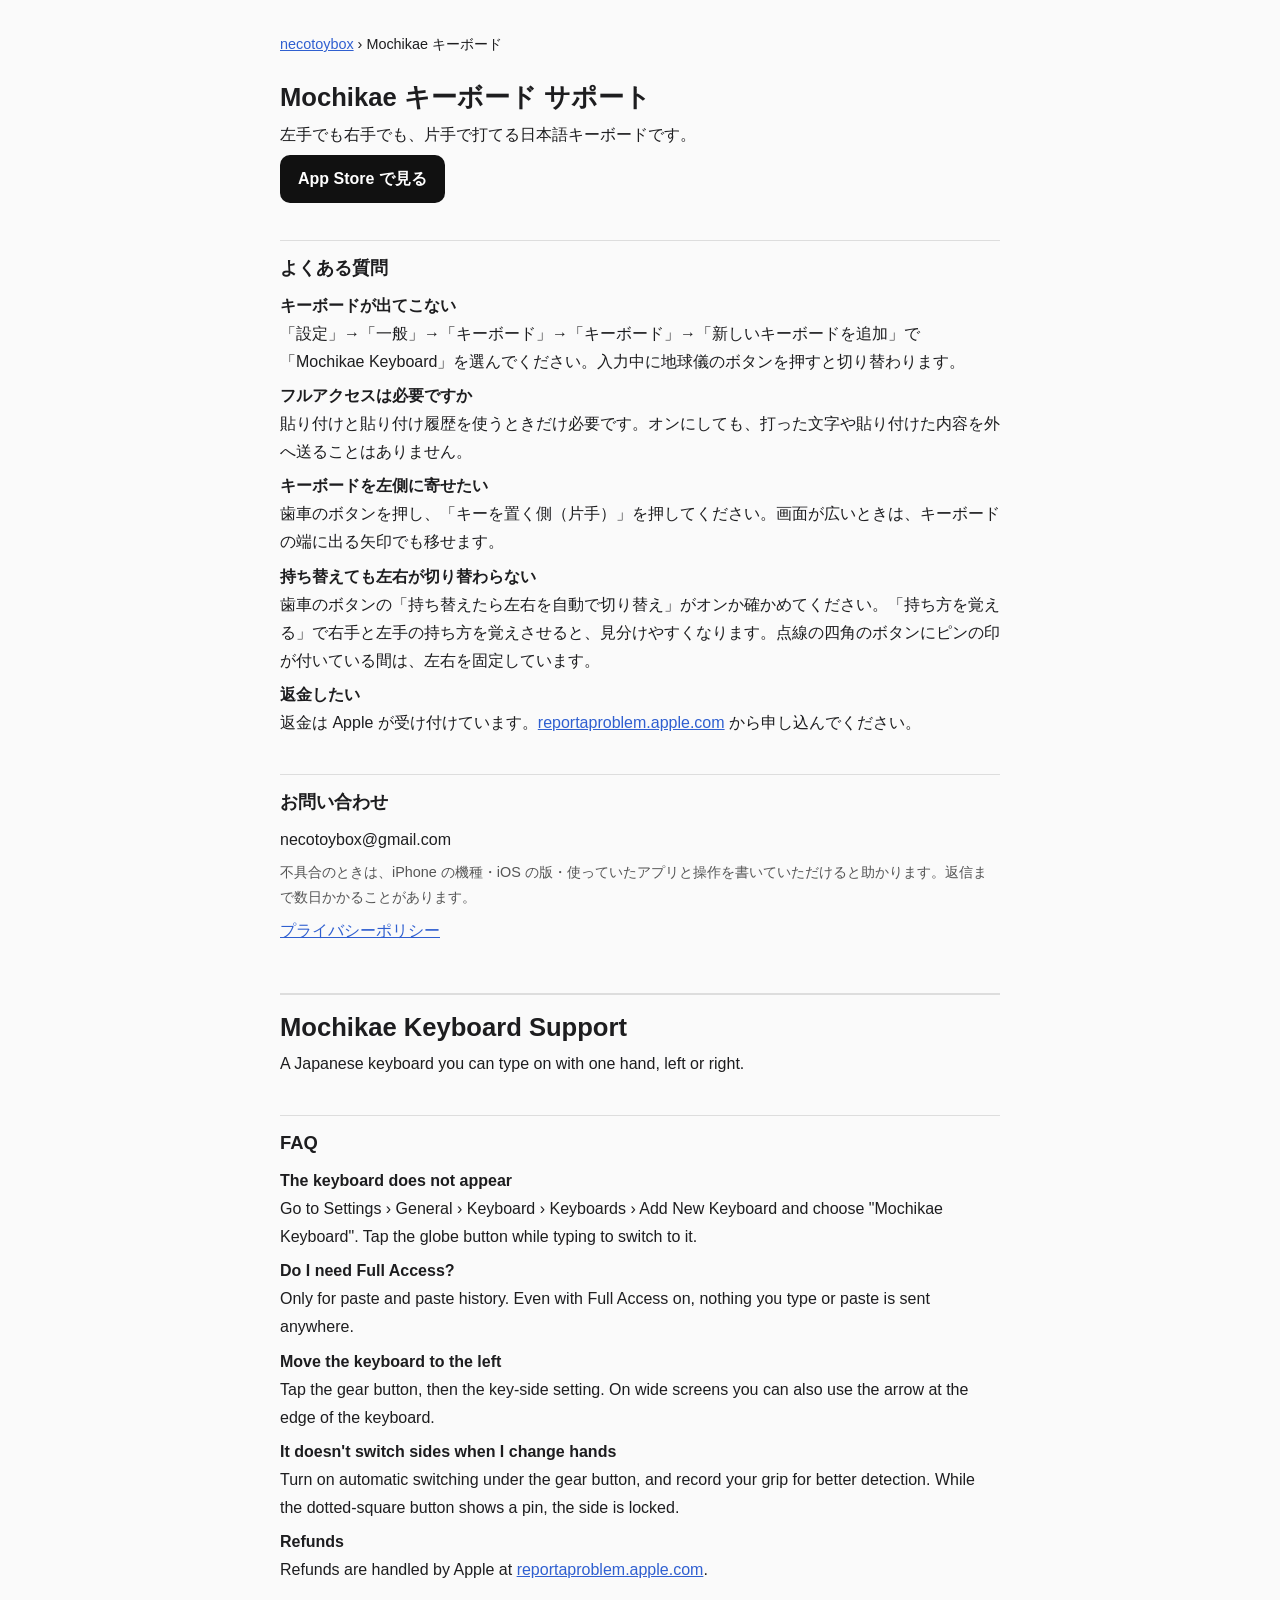
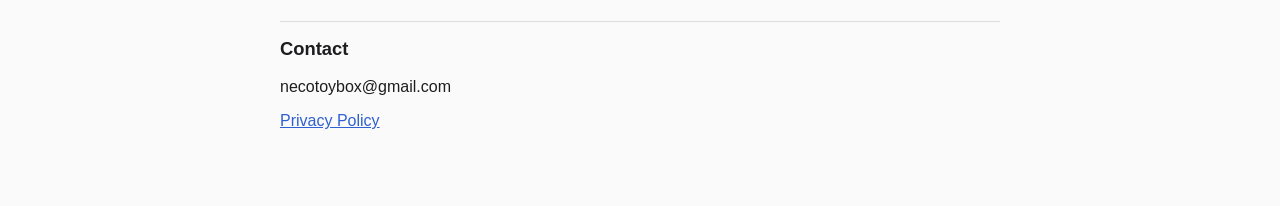
<file: duo-keyboard/support.html>
<!doctype html>
<html lang="ja"><head><meta charset="utf-8"><meta name="viewport" content="width=device-width,initial-scale=1">
<title>Mochikae キーボード サポート</title><link rel="stylesheet" href="../style.css"></head>
<body><main>
<nav><a href="../index.html">necotoybox</a> › Mochikae キーボード</nav>
<h1>Mochikae キーボード サポート</h1>
<p>左手でも右手でも、片手で打てる日本語キーボードです。</p>
<p class="badges"><a class="store" href="https://apps.apple.com/jp/app/id6835577861">App Store で見る</a></p>

<h2>よくある質問</h2>
<p><b>キーボードが出てこない</b><br>「設定」→「一般」→「キーボード」→「キーボード」→「新しいキーボードを追加」で「Mochikae Keyboard」を選んでください。入力中に地球儀のボタンを押すと切り替わります。</p>
<p><b>フルアクセスは必要ですか</b><br>貼り付けと貼り付け履歴を使うときだけ必要です。オンにしても、打った文字や貼り付けた内容を外へ送ることはありません。</p>
<p><b>キーボードを左側に寄せたい</b><br>歯車のボタンを押し、「キーを置く側（片手）」を押してください。画面が広いときは、キーボードの端に出る矢印でも移せます。</p>
<p><b>持ち替えても左右が切り替わらない</b><br>歯車のボタンの「持ち替えたら左右を自動で切り替え」がオンか確かめてください。「持ち方を覚える」で右手と左手の持ち方を覚えさせると、見分けやすくなります。点線の四角のボタンにピンの印が付いている間は、左右を固定しています。</p>
<p><b>返金したい</b><br>返金は Apple が受け付けています。<a href="https://reportaproblem.apple.com/">reportaproblem.apple.com</a> から申し込んでください。</p>

<h2>お問い合わせ</h2>
<p>necotoybox@gmail.com</p>
<p class="sub">不具合のときは、iPhone の機種・iOS の版・使っていたアプリと操作を書いていただけると助かります。返信まで数日かかることがあります。</p>

<p><a href="privacy.html">プライバシーポリシー</a></p>

<div class="lang" lang="en">
<h1>Mochikae Keyboard Support</h1>
<p>A Japanese keyboard you can type on with one hand, left or right.</p>
<h2>FAQ</h2>
<p><b>The keyboard does not appear</b><br>Go to Settings › General › Keyboard › Keyboards › Add New Keyboard and choose "Mochikae Keyboard". Tap the globe button while typing to switch to it.</p>
<p><b>Do I need Full Access?</b><br>Only for paste and paste history. Even with Full Access on, nothing you type or paste is sent anywhere.</p>
<p><b>Move the keyboard to the left</b><br>Tap the gear button, then the key-side setting. On wide screens you can also use the arrow at the edge of the keyboard.</p>
<p><b>It doesn't switch sides when I change hands</b><br>Turn on automatic switching under the gear button, and record your grip for better detection. While the dotted-square button shows a pin, the side is locked.</p>
<p><b>Refunds</b><br>Refunds are handled by Apple at <a href="https://reportaproblem.apple.com/">reportaproblem.apple.com</a>.</p>
<h2>Contact</h2>
<p>necotoybox@gmail.com</p>
<p><a href="privacy.html">Privacy Policy</a></p>
</div>
</main></body></html>
</file>
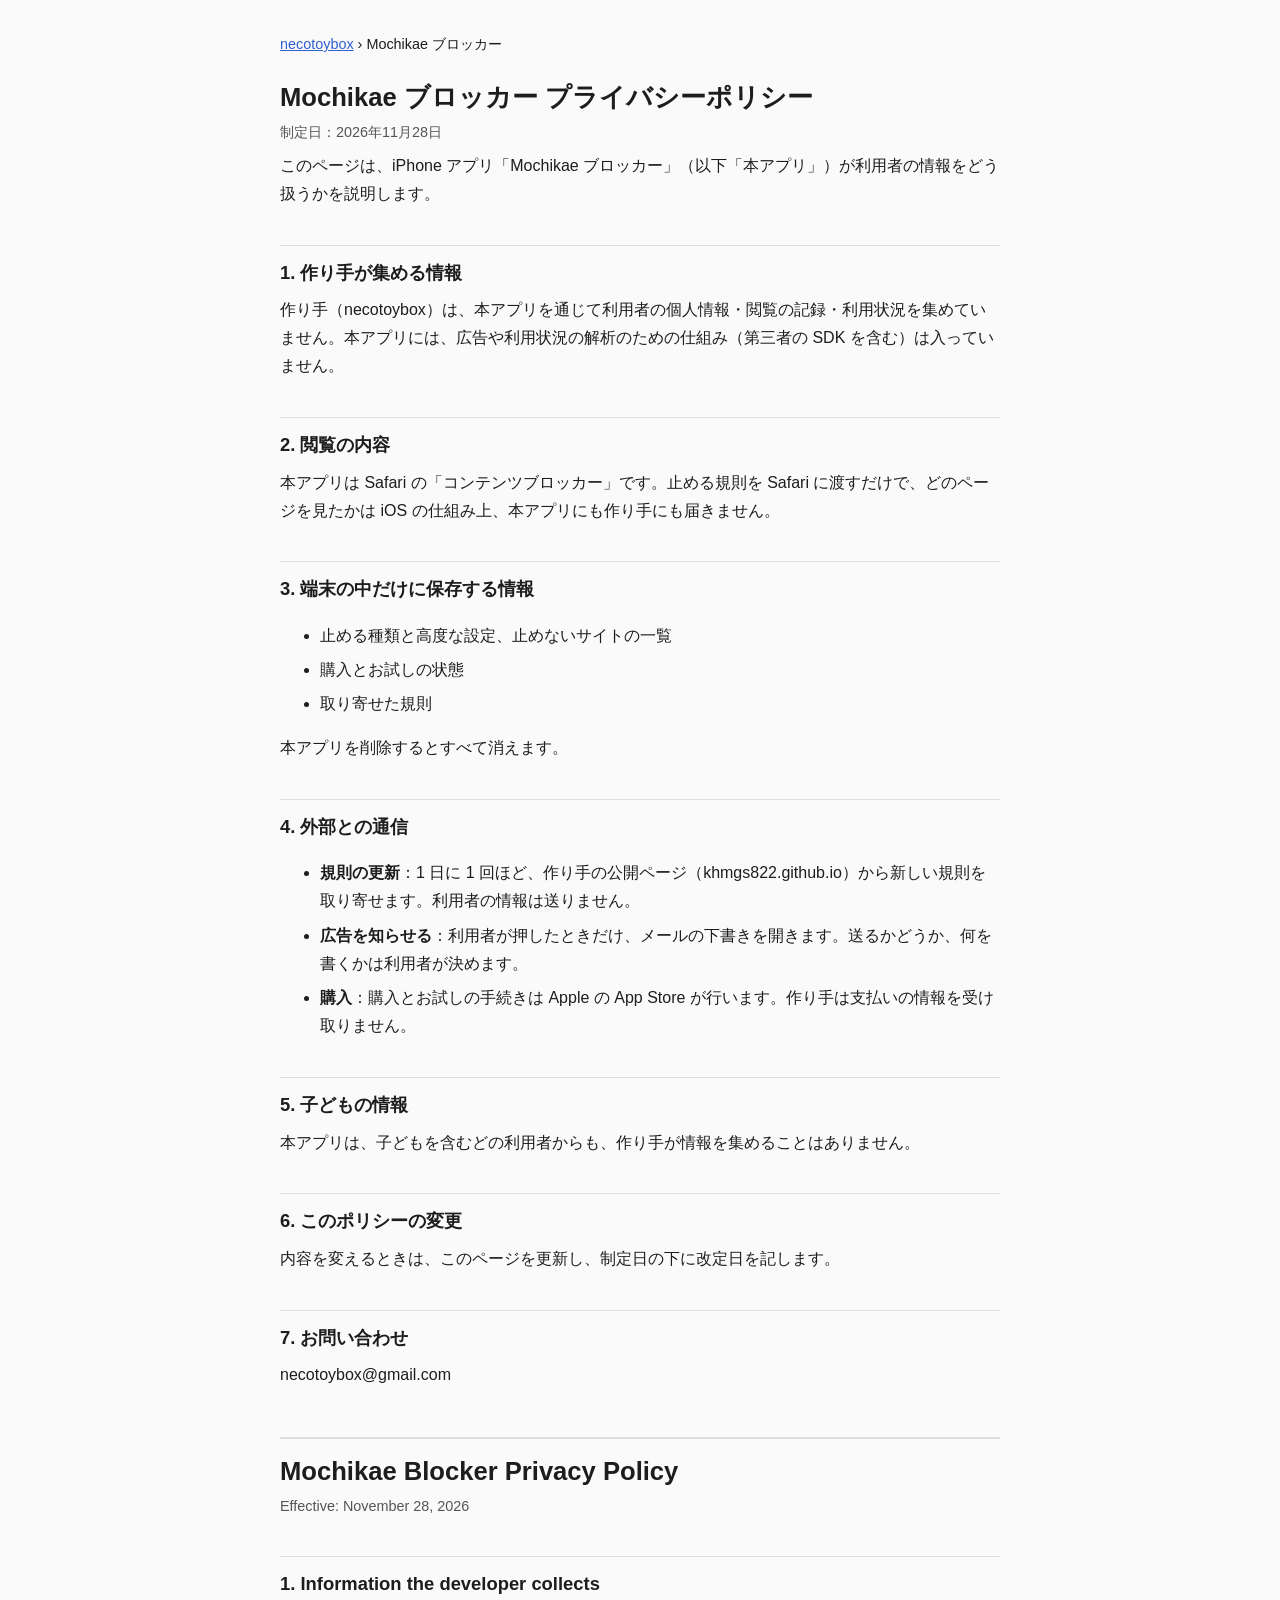
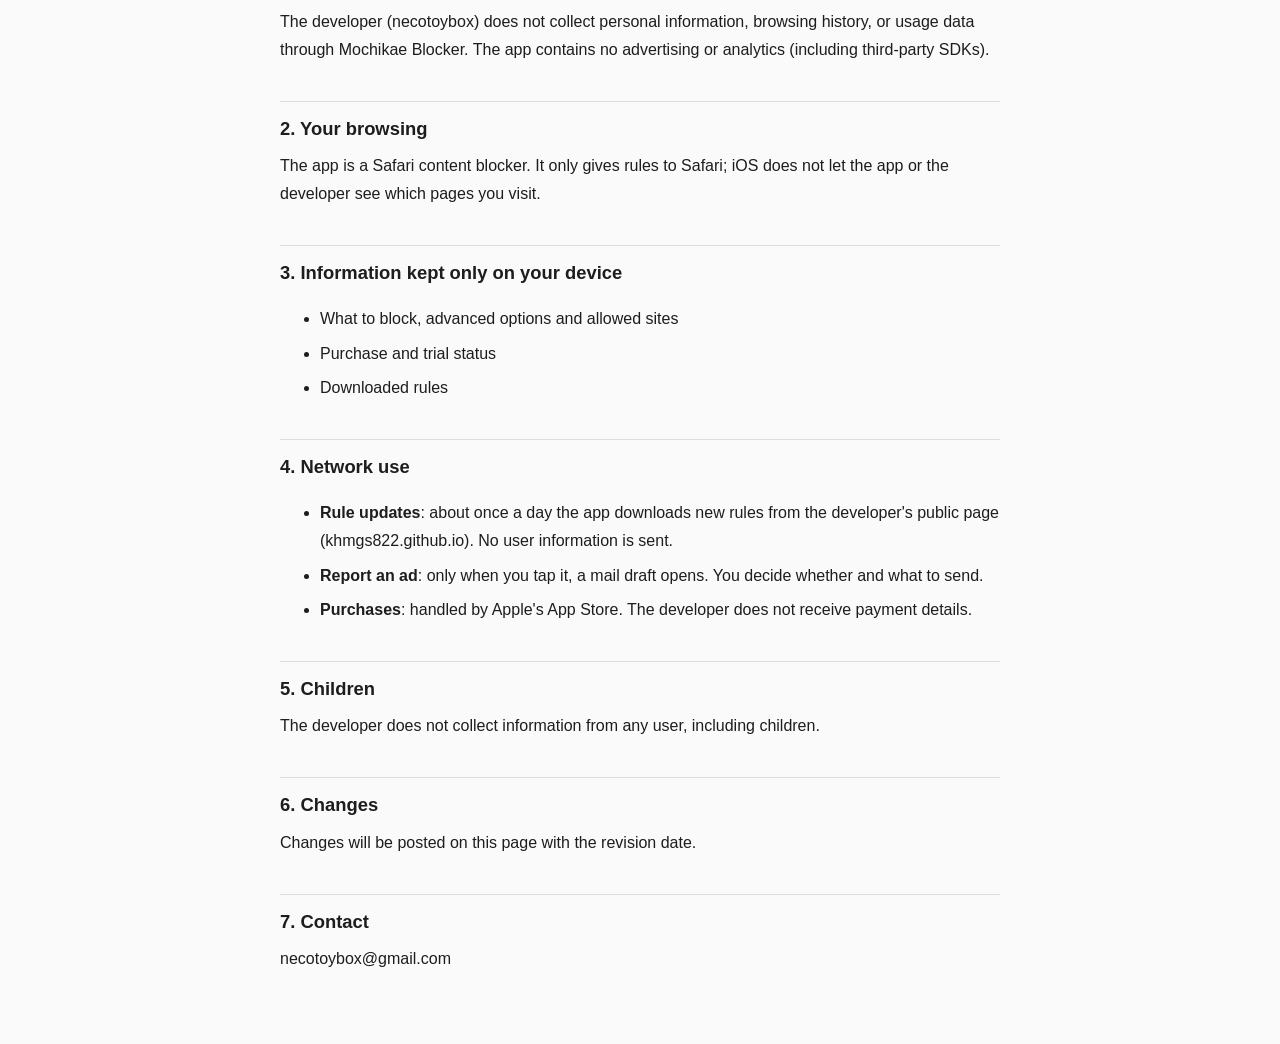
<file: mochikae-blocker/privacy.html>
<!doctype html>
<html lang="ja"><head><meta charset="utf-8"><meta name="viewport" content="width=device-width,initial-scale=1">
<title>Mochikae ブロッカー プライバシーポリシー</title><link rel="stylesheet" href="../style.css"></head>
<body><main>
<nav><a href="../index.html">necotoybox</a> › Mochikae ブロッカー</nav>
<h1>Mochikae ブロッカー プライバシーポリシー</h1>
<p class="sub">制定日：2026年11月28日</p>

<p>このページは、iPhone アプリ「Mochikae ブロッカー」（以下「本アプリ」）が利用者の情報をどう扱うかを説明します。</p>

<h2>1. 作り手が集める情報</h2>
<p>作り手（necotoybox）は、本アプリを通じて利用者の個人情報・閲覧の記録・利用状況を集めていません。本アプリには、広告や利用状況の解析のための仕組み（第三者の SDK を含む）は入っていません。</p>

<h2>2. 閲覧の内容</h2>
<p>本アプリは Safari の「コンテンツブロッカー」です。止める規則を Safari に渡すだけで、どのページを見たかは iOS の仕組み上、本アプリにも作り手にも届きません。</p>

<h2>3. 端末の中だけに保存する情報</h2>
<ul>
<li>止める種類と高度な設定、止めないサイトの一覧</li>
<li>購入とお試しの状態</li>
<li>取り寄せた規則</li>
</ul>
<p>本アプリを削除するとすべて消えます。</p>

<h2>4. 外部との通信</h2>
<ul>
<li><b>規則の更新</b>：1 日に 1 回ほど、作り手の公開ページ（khmgs822.github.io）から新しい規則を取り寄せます。利用者の情報は送りません。</li>
<li><b>広告を知らせる</b>：利用者が押したときだけ、メールの下書きを開きます。送るかどうか、何を書くかは利用者が決めます。</li>
<li><b>購入</b>：購入とお試しの手続きは Apple の App Store が行います。作り手は支払いの情報を受け取りません。</li>
</ul>

<h2>5. 子どもの情報</h2>
<p>本アプリは、子どもを含むどの利用者からも、作り手が情報を集めることはありません。</p>

<h2>6. このポリシーの変更</h2>
<p>内容を変えるときは、このページを更新し、制定日の下に改定日を記します。</p>

<h2>7. お問い合わせ</h2>
<p>necotoybox@gmail.com</p>

<div class="lang" lang="en">
<h1>Mochikae Blocker Privacy Policy</h1>
<p class="sub">Effective: November 28, 2026</p>
<h2>1. Information the developer collects</h2>
<p>The developer (necotoybox) does not collect personal information, browsing history, or usage data through Mochikae Blocker. The app contains no advertising or analytics (including third-party SDKs).</p>
<h2>2. Your browsing</h2>
<p>The app is a Safari content blocker. It only gives rules to Safari; iOS does not let the app or the developer see which pages you visit.</p>
<h2>3. Information kept only on your device</h2>
<ul><li>What to block, advanced options and allowed sites</li><li>Purchase and trial status</li><li>Downloaded rules</li></ul>
<h2>4. Network use</h2>
<ul>
<li><b>Rule updates</b>: about once a day the app downloads new rules from the developer's public page (khmgs822.github.io). No user information is sent.</li>
<li><b>Report an ad</b>: only when you tap it, a mail draft opens. You decide whether and what to send.</li>
<li><b>Purchases</b>: handled by Apple's App Store. The developer does not receive payment details.</li>
</ul>
<h2>5. Children</h2>
<p>The developer does not collect information from any user, including children.</p>
<h2>6. Changes</h2>
<p>Changes will be posted on this page with the revision date.</p>
<h2>7. Contact</h2>
<p>necotoybox@gmail.com</p>
</div>
</main></body></html>
</file>
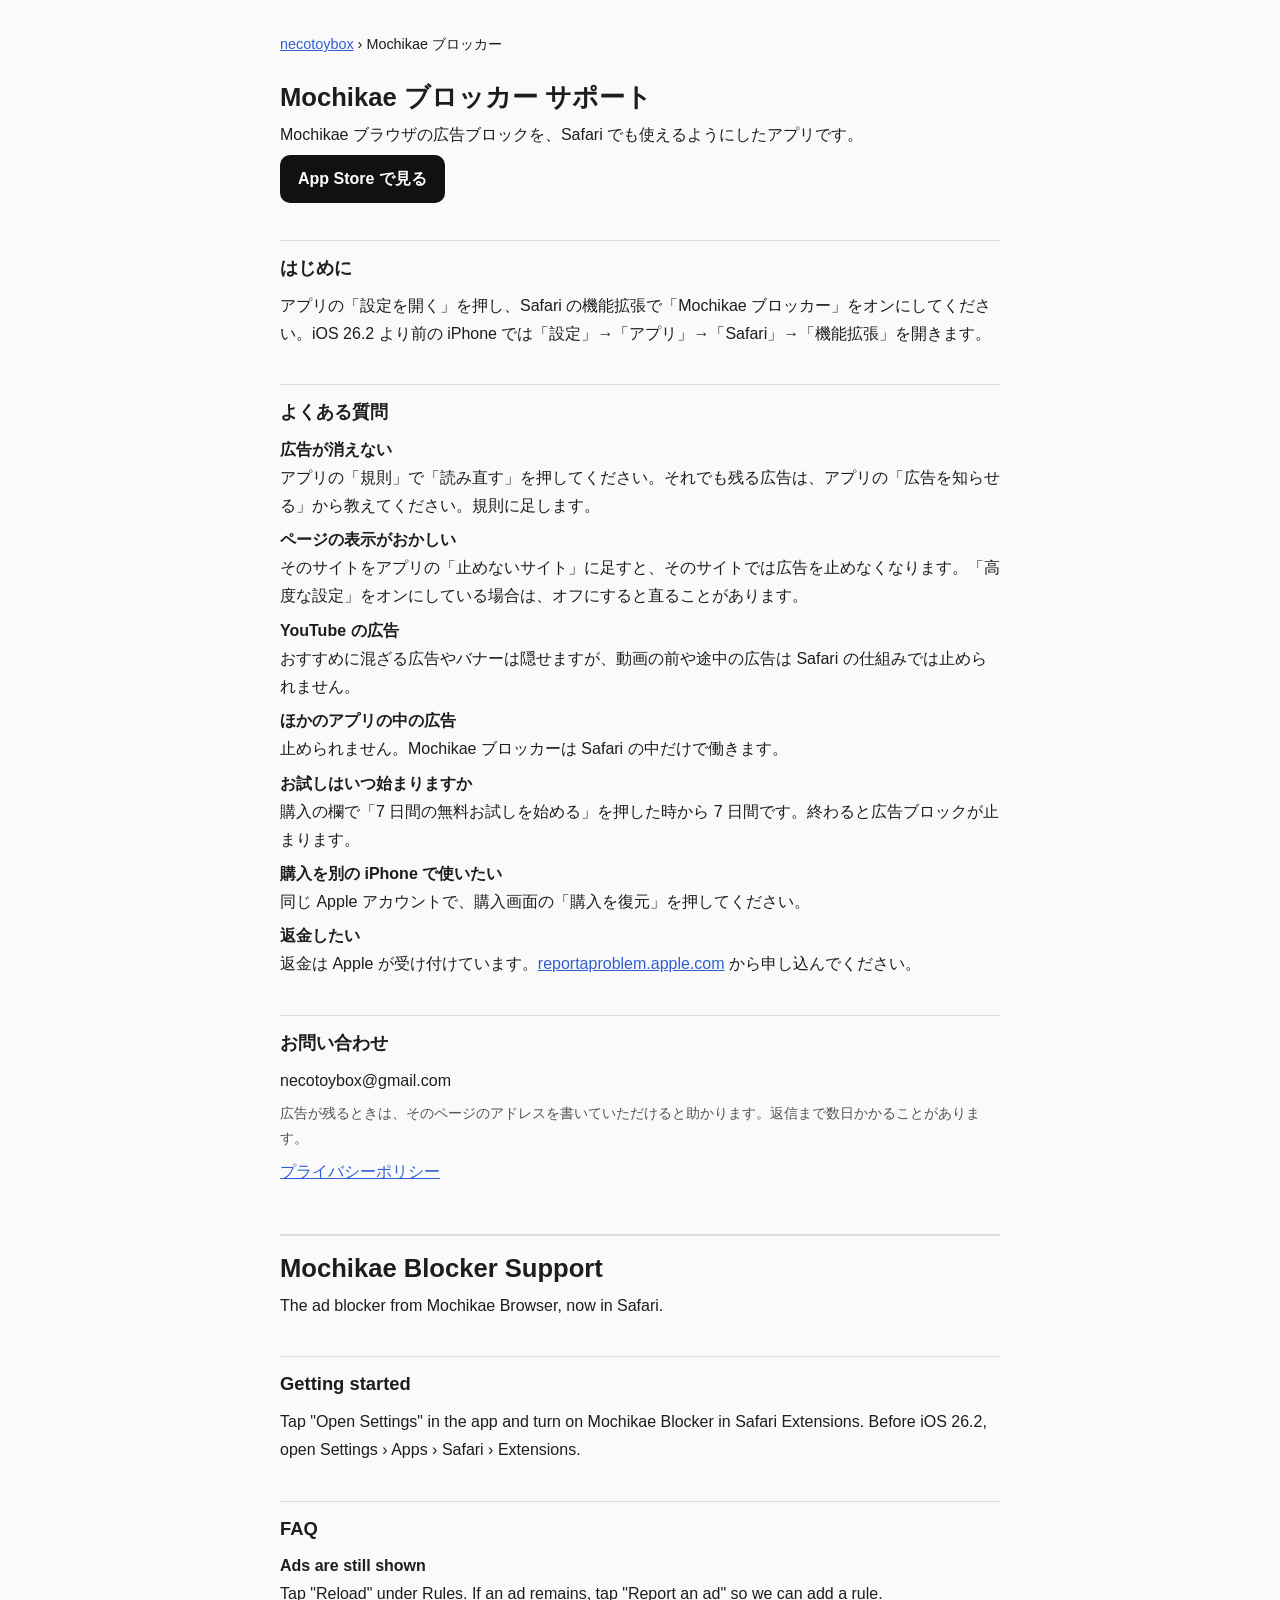
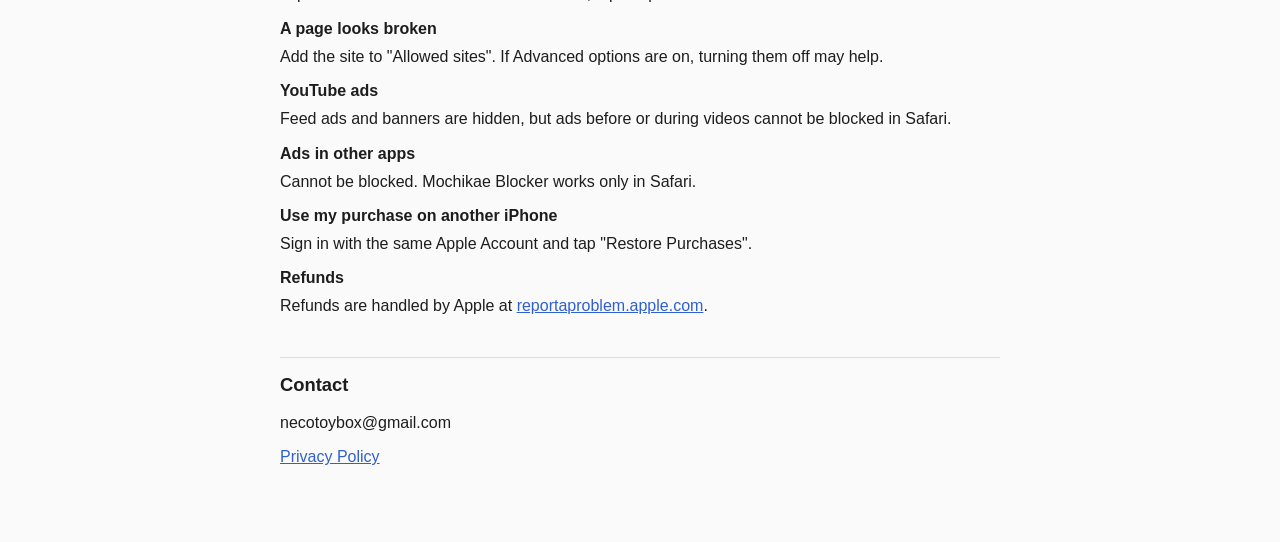
<file: mochikae-blocker/support.html>
<!doctype html>
<html lang="ja"><head><meta charset="utf-8"><meta name="viewport" content="width=device-width,initial-scale=1">
<title>Mochikae ブロッカー サポート</title><link rel="stylesheet" href="../style.css"></head>
<body><main>
<nav><a href="../index.html">necotoybox</a> › Mochikae ブロッカー</nav>
<h1>Mochikae ブロッカー サポート</h1>
<p>Mochikae ブラウザの広告ブロックを、Safari でも使えるようにしたアプリです。</p>
<p class="badges"><a class="store" href="https://apps.apple.com/jp/app/id6840207123">App Store で見る</a></p>

<h2>はじめに</h2>
<p>アプリの「設定を開く」を押し、Safari の機能拡張で「Mochikae ブロッカー」をオンにしてください。iOS 26.2 より前の iPhone では「設定」→「アプリ」→「Safari」→「機能拡張」を開きます。</p>

<h2>よくある質問</h2>
<p><b>広告が消えない</b><br>アプリの「規則」で「読み直す」を押してください。それでも残る広告は、アプリの「広告を知らせる」から教えてください。規則に足します。</p>
<p><b>ページの表示がおかしい</b><br>そのサイトをアプリの「止めないサイト」に足すと、そのサイトでは広告を止めなくなります。「高度な設定」をオンにしている場合は、オフにすると直ることがあります。</p>
<p><b>YouTube の広告</b><br>おすすめに混ざる広告やバナーは隠せますが、動画の前や途中の広告は Safari の仕組みでは止められません。</p>
<p><b>ほかのアプリの中の広告</b><br>止められません。Mochikae ブロッカーは Safari の中だけで働きます。</p>
<p><b>お試しはいつ始まりますか</b><br>購入の欄で「7 日間の無料お試しを始める」を押した時から 7 日間です。終わると広告ブロックが止まります。</p>
<p><b>購入を別の iPhone で使いたい</b><br>同じ Apple アカウントで、購入画面の「購入を復元」を押してください。</p>
<p><b>返金したい</b><br>返金は Apple が受け付けています。<a href="https://reportaproblem.apple.com/">reportaproblem.apple.com</a> から申し込んでください。</p>

<h2>お問い合わせ</h2>
<p>necotoybox@gmail.com</p>
<p class="sub">広告が残るときは、そのページのアドレスを書いていただけると助かります。返信まで数日かかることがあります。</p>

<p><a href="privacy.html">プライバシーポリシー</a></p>

<div class="lang" lang="en">
<h1>Mochikae Blocker Support</h1>
<p>The ad blocker from Mochikae Browser, now in Safari.</p>
<h2>Getting started</h2>
<p>Tap "Open Settings" in the app and turn on Mochikae Blocker in Safari Extensions. Before iOS 26.2, open Settings › Apps › Safari › Extensions.</p>
<h2>FAQ</h2>
<p><b>Ads are still shown</b><br>Tap "Reload" under Rules. If an ad remains, tap "Report an ad" so we can add a rule.</p>
<p><b>A page looks broken</b><br>Add the site to "Allowed sites". If Advanced options are on, turning them off may help.</p>
<p><b>YouTube ads</b><br>Feed ads and banners are hidden, but ads before or during videos cannot be blocked in Safari.</p>
<p><b>Ads in other apps</b><br>Cannot be blocked. Mochikae Blocker works only in Safari.</p>
<p><b>Use my purchase on another iPhone</b><br>Sign in with the same Apple Account and tap "Restore Purchases".</p>
<p><b>Refunds</b><br>Refunds are handled by Apple at <a href="https://reportaproblem.apple.com/">reportaproblem.apple.com</a>.</p>
<h2>Contact</h2>
<p>necotoybox@gmail.com</p>
<p><a href="privacy.html">Privacy Policy</a></p>
</div>
</main></body></html>
</file>
<file: style.css>
:root{--fg:#1d1d1f;--sub:#555;--bg:#fafafa;--line:#ddd;--link:#2f5fd0}
@media (prefers-color-scheme:dark){:root{--fg:#eee;--sub:#aaa;--bg:#141414;--line:#333;--link:#8fb0ff}}
body{margin:0;background:var(--bg);color:var(--fg);font:16px/1.75 -apple-system,"Hiragino Sans","Noto Sans JP",sans-serif}
main{max-width:720px;margin:0 auto;padding:32px 20px 64px}
h1{font-size:1.6em;line-height:1.3;margin:0 0 4px}
h2{font-size:1.15em;margin:2em 0 .4em;padding-top:.6em;border-top:1px solid var(--line)}
p,li{margin:.4em 0}
.sub{color:var(--sub);font-size:.9em}
a{color:var(--link)}
nav{font-size:.9em;margin-bottom:24px}
.lang{margin-top:48px;padding-top:16px;border-top:2px solid var(--line)}

a.store{display:inline-block;background:#111;color:#fff;padding:10px 18px;border-radius:10px;text-decoration:none;font-weight:600}
a.store:hover{background:#333}
</file>
